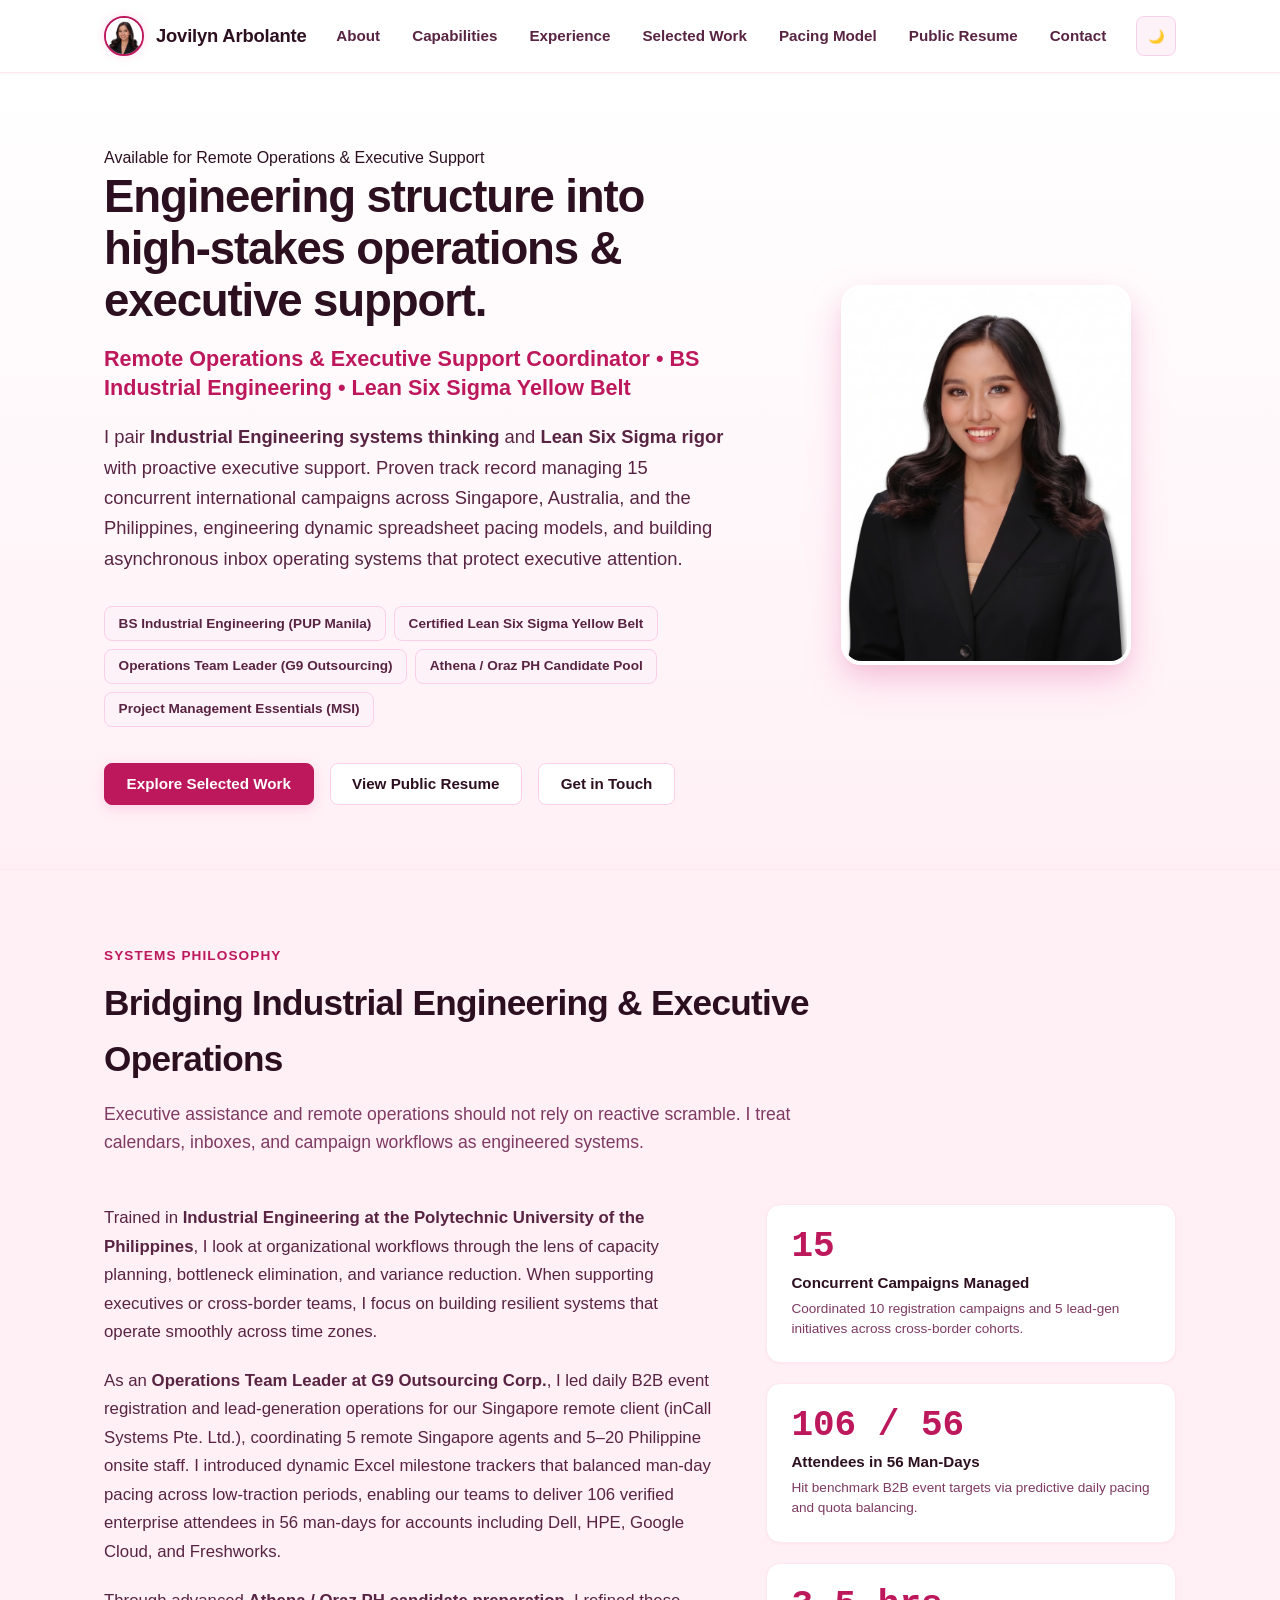
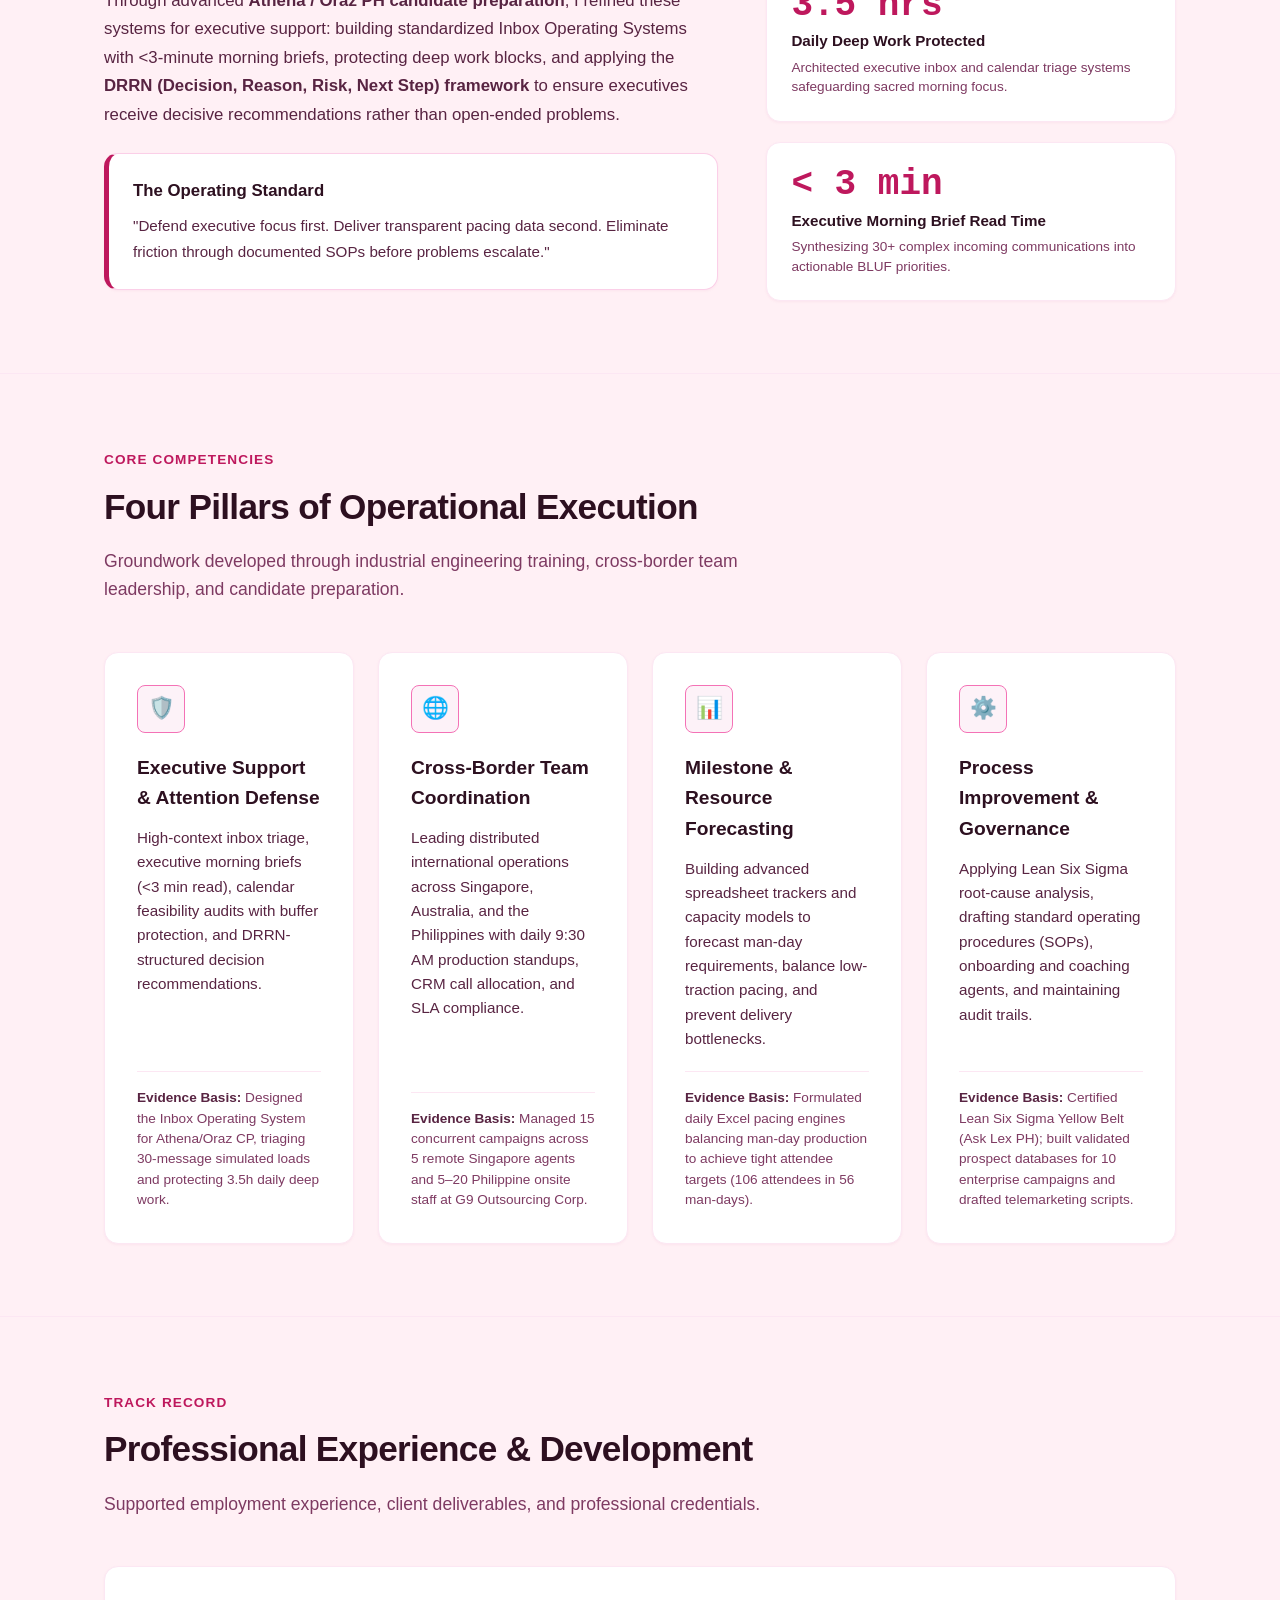
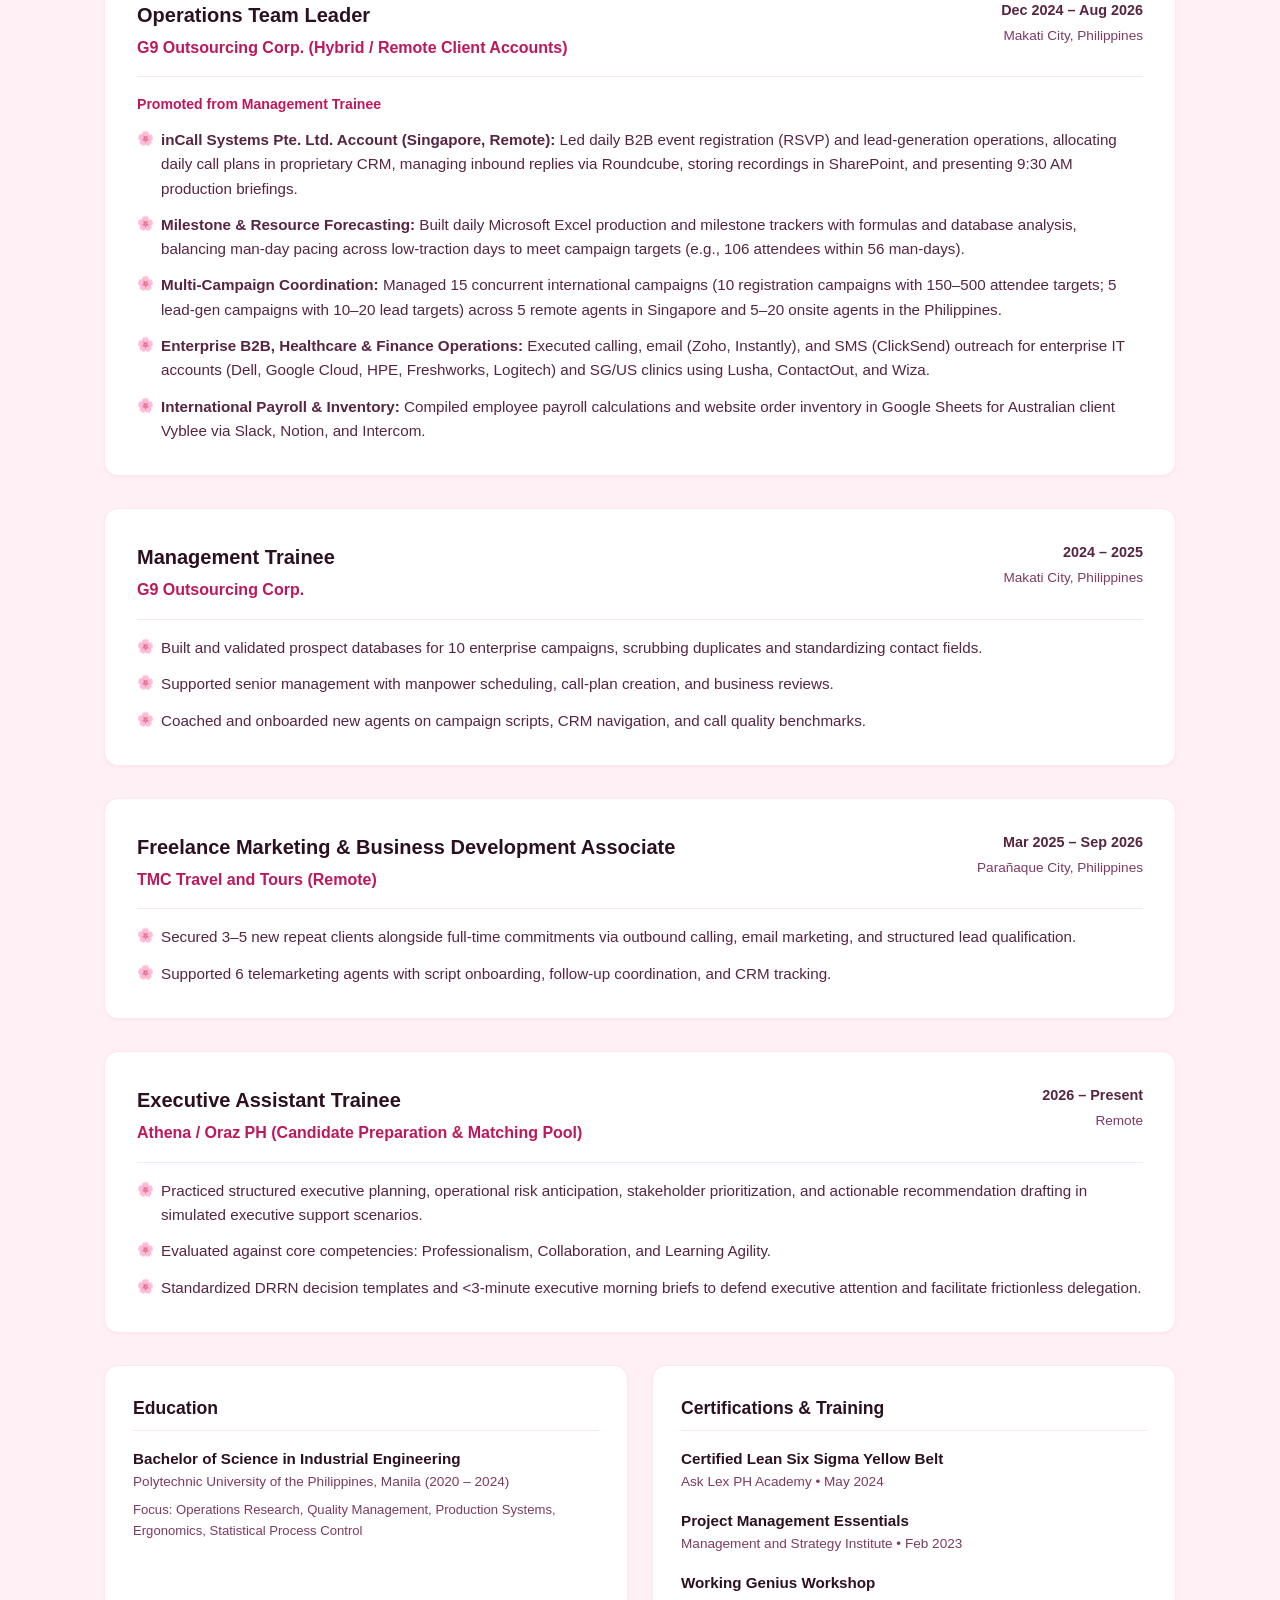
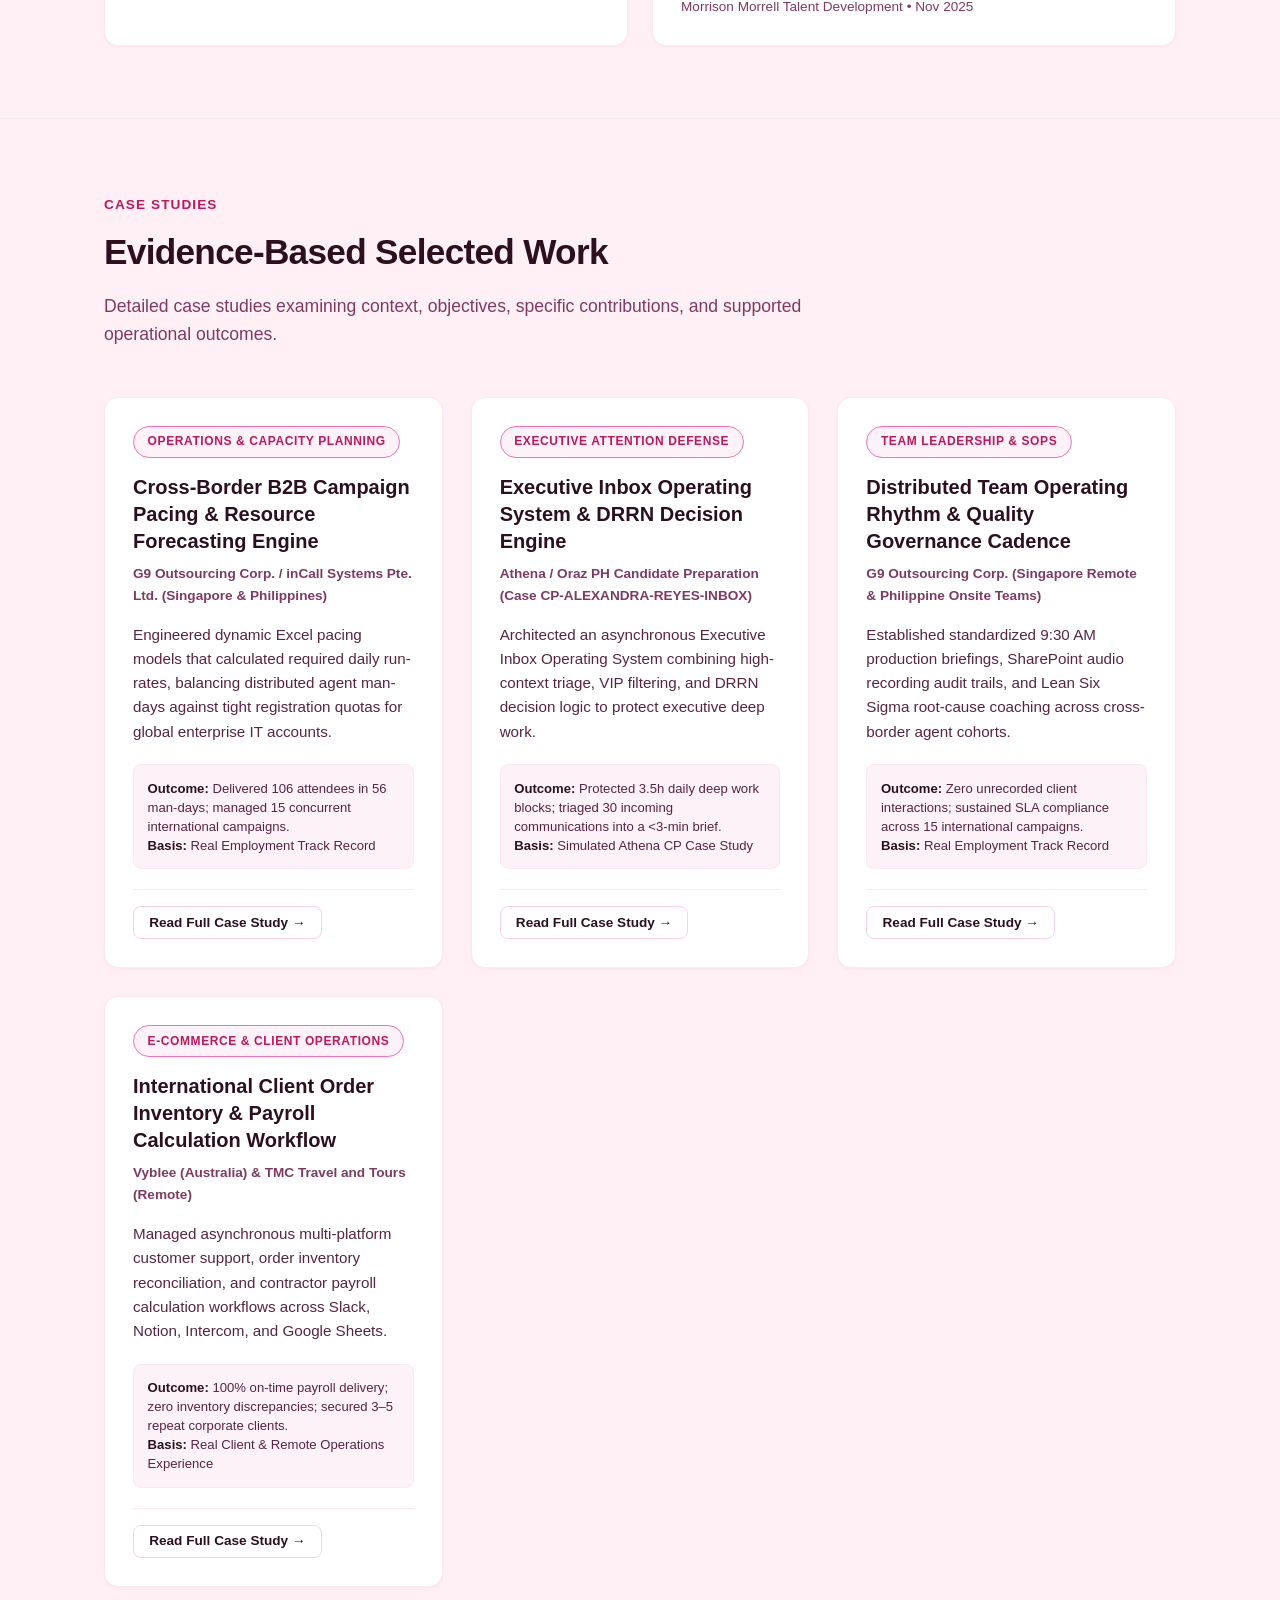
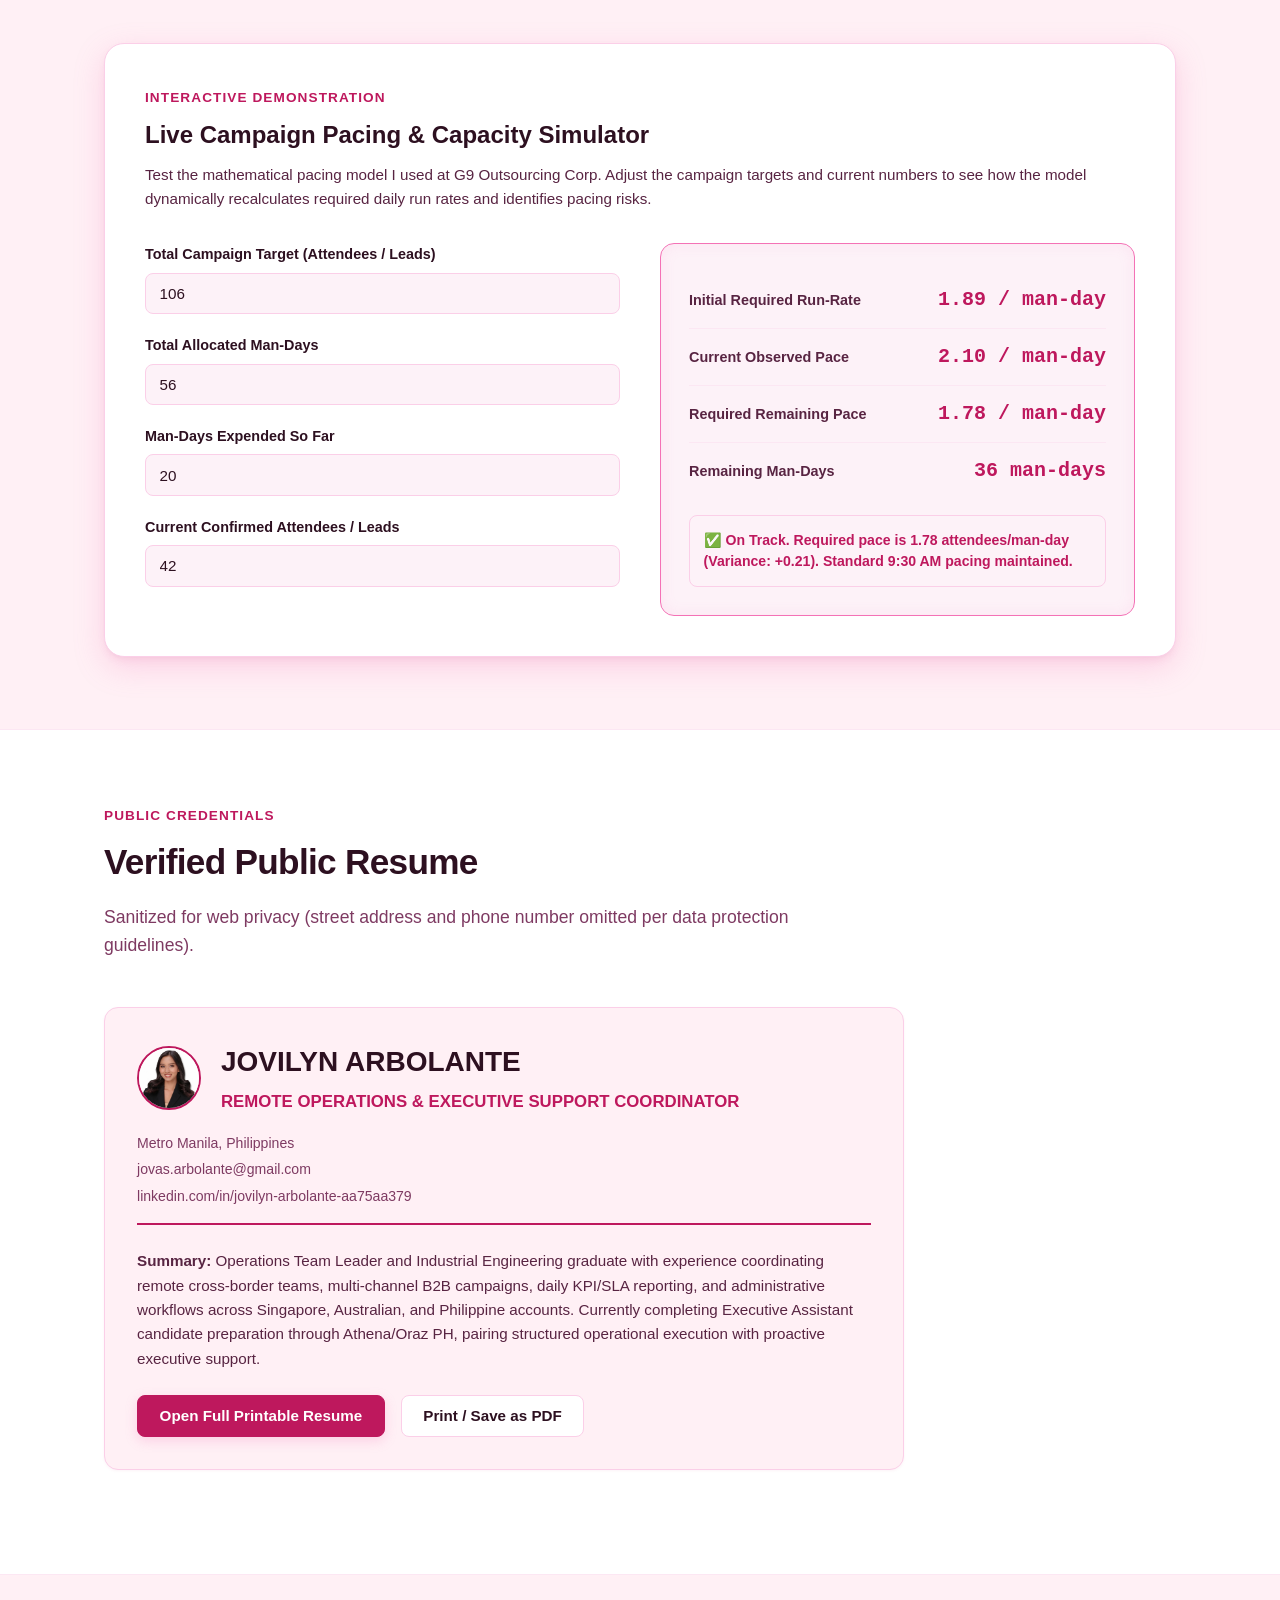
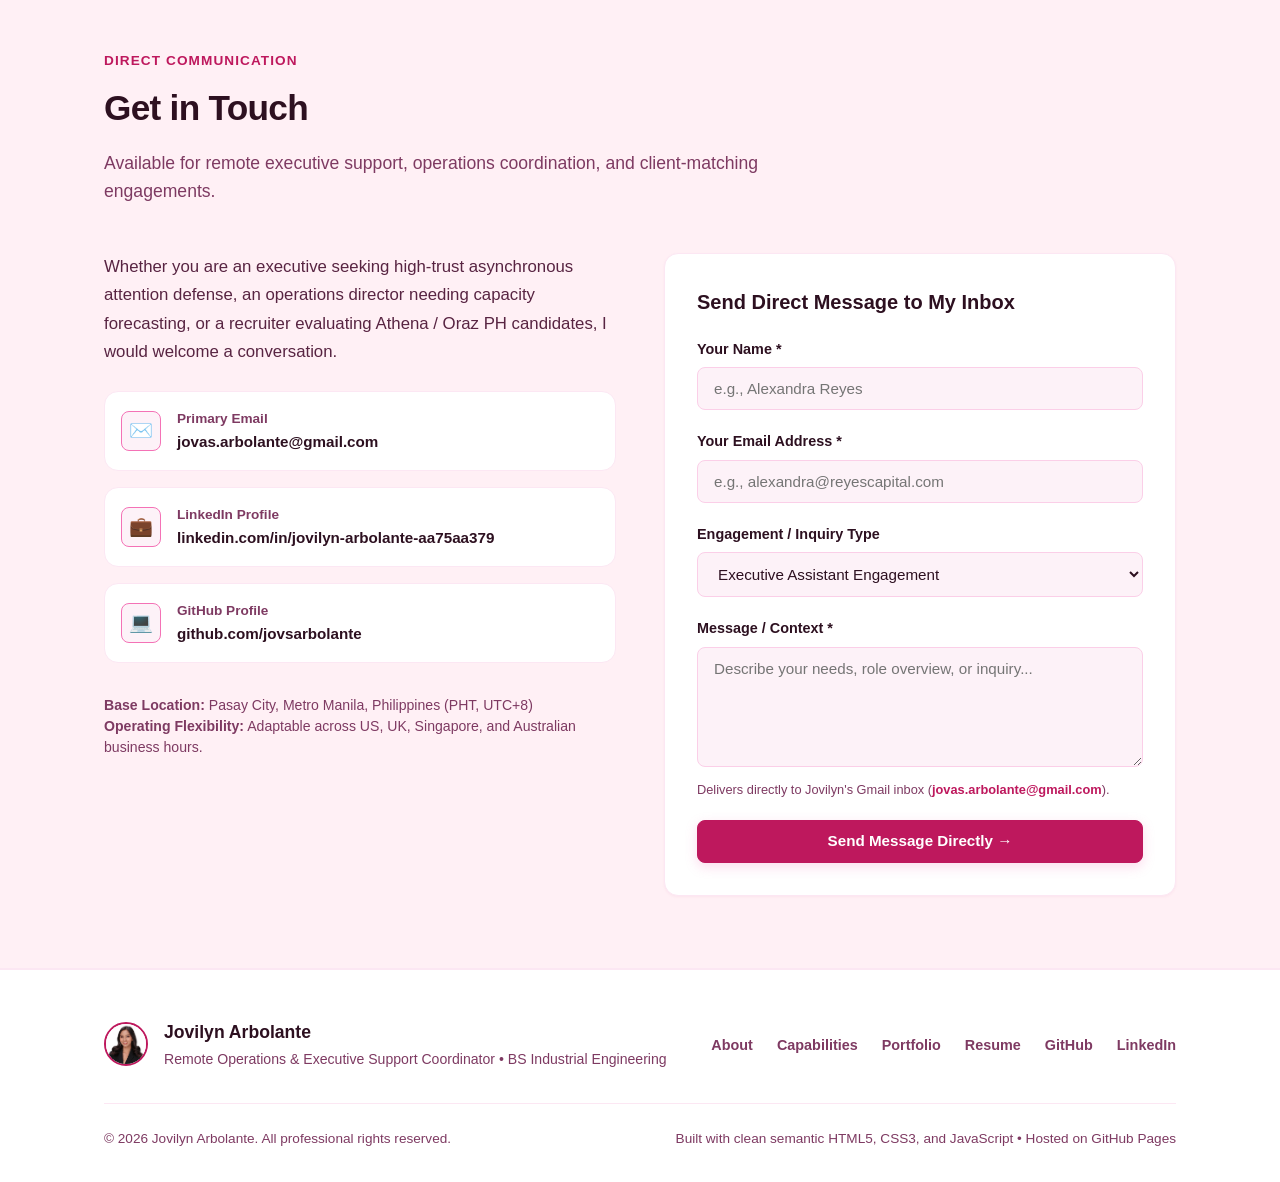
<file: index.html>
<!DOCTYPE html>
<html lang="en">
<head>
  <meta charset="UTF-8">
  <meta name="viewport" content="width=device-width, initial-scale=1.0">
  <title>Jovilyn Arbolante — Remote Operations & Executive Support Coordinator</title>
  <meta name="description" content="Portfolio of Jovilyn Arbolante: BS Industrial Engineering graduate and Lean Six Sigma Yellow Belt pairing systems thinking with executive attention defense and cross-border operations leadership.">
  <meta name="keywords" content="Jovilyn Arbolante, Executive Assistant, Operations Coordinator, Industrial Engineering, Lean Six Sigma, Remote Operations, Athena EA, Oraz PH, G9 Outsourcing">
  <meta name="author" content="Jovilyn Arbolante">

  <!-- Open Graph / Social Sharing -->
  <meta property="og:title" content="Jovilyn Arbolante — Remote Operations & Executive Support Coordinator">
  <meta property="og:description" content="BS Industrial Engineering graduate and Lean Six Sigma Yellow Belt pairing systems thinking with executive support, campaign pacing, and cross-border operations leadership.">
  <meta property="og:image" content="https://jovsarbolante.github.io/assets/jovilyn-arbolante.jpg">
  <meta property="og:type" content="website">
  <meta property="og:url" content="https://jovsarbolante.github.io/">

  <!-- Stylesheet -->
  <link rel="stylesheet" href="css/style.css">

  <!-- JSON-LD Structured Metadata -->
  <script type="application/ld+json">
  {
    "@context": "https://schema.org",
    "@type": "Person",
    "name": "Jovilyn Arbolante",
    "alternateName": "Jovi",
    "image": "https://jovsarbolante.github.io/assets/jovilyn-arbolante.jpg",
    "jobTitle": "Remote Operations & Executive Support Coordinator",
    "url": "https://jovsarbolante.github.io/",
    "sameAs": [
      "https://www.linkedin.com/in/jovilyn-arbolante-aa75aa379/",
      "https://github.com/jovsarbolante"
    ],
    "email": "jovas.arbolante@gmail.com",
    "alumniOf": {
      "@type": "CollegeOrUniversity",
      "name": "Polytechnic University of the Philippines"
    },
    "knowsAbout": [
      "Industrial Engineering",
      "Lean Six Sigma Yellow Belt",
      "Executive Support",
      "Operations Management",
      "Capacity Planning",
      "Inbox Triage",
      "Cross-Border Remote Operations"
    ]
  }
  </script>
</head>
<body>

  <!-- Accessible Skip Navigation -->
  <a href="#main-content" class="skip-link">Skip to main content</a>

  <!-- Header -->
  <header class="site-header">
    <div class="container nav-wrapper">
      <a href="#home" class="brand-link" aria-label="Jovilyn Arbolante Home">
        <div class="brand-avatar" aria-hidden="true">
          <img src="assets/jovilyn-arbolante.jpg" alt="" class="brand-avatar-img">
        </div>
        <span>Jovilyn Arbolante</span>
      </a>

      <nav aria-label="Primary Navigation">
        <ul class="nav-menu" id="nav-menu">
          <li><a href="#about" class="nav-link">About</a></li>
          <li><a href="#capabilities" class="nav-link">Capabilities</a></li>
          <li><a href="#experience" class="nav-link">Experience</a></li>
          <li><a href="#portfolio" class="nav-link">Selected Work</a></li>
          <li><a href="#interactive-demo" class="nav-link">Pacing Model</a></li>
          <li><a href="resume.html" class="nav-link">Public Resume</a></li>
          <li><a href="#contact" class="nav-link">Contact</a></li>
        </ul>
      </nav>

      <div class="nav-actions">
        <button id="theme-toggle" class="theme-toggle-btn" aria-label="Switch theme">
          <span class="theme-icon" aria-hidden="true">🌙</span>
        </button>
        <button id="mobile-nav-toggle" class="mobile-nav-toggle" aria-expanded="false" aria-controls="nav-menu" aria-label="Toggle navigation menu">
          <span aria-hidden="true">☰</span>
        </button>
      </div>
    </div>
  </header>

  <main id="main-content">

    <!-- Hero Section with Headshot Portrait -->
    <section id="home" class="hero-section" aria-labelledby="hero-heading">
      <div class="container">
        <div class="hero-grid">
          <div class="hero-content">
            <div class="status-badge">
              <span class="status-dot" aria-hidden="true"></span>
              <span>Available for Remote Operations &amp; Executive Support</span>
            </div>
            <h1 id="hero-heading" class="hero-title">
              Engineering structure into high-stakes operations &amp; executive support.
            </h1>
            <p class="hero-subtitle">
              Remote Operations &amp; Executive Support Coordinator • BS Industrial Engineering • Lean Six Sigma Yellow Belt
            </p>
            <p class="hero-description">
              I pair <strong>Industrial Engineering systems thinking</strong> and <strong>Lean Six Sigma rigor</strong> with proactive executive support. Proven track record managing 15 concurrent international campaigns across Singapore, Australia, and the Philippines, engineering dynamic spreadsheet pacing models, and building asynchronous inbox operating systems that protect executive attention.
            </p>

            <div class="credential-tags" aria-label="Professional Credentials">
              <span class="tag">BS Industrial Engineering (PUP Manila)</span>
              <span class="tag">Certified Lean Six Sigma Yellow Belt</span>
              <span class="tag">Operations Team Leader (G9 Outsourcing)</span>
              <span class="tag">Athena / Oraz PH Candidate Pool</span>
              <span class="tag">Project Management Essentials (MSI)</span>
            </div>

            <div class="hero-actions">
              <a href="#portfolio" class="btn btn-primary">Explore Selected Work</a>
              <a href="resume.html" class="btn btn-secondary">View Public Resume</a>
              <a href="#contact" class="btn btn-secondary">Get in Touch</a>
            </div>
          </div>

          <div class="hero-media-wrap">
            <div class="hero-photo-card">
              <img src="assets/jovilyn-arbolante.jpg" alt="Portrait of Jovilyn Arbolante, Remote Operations & Executive Support Coordinator" class="hero-portrait-img">
            </div>
          </div>
        </div>
      </div>
    </section>

    <!-- About Section -->
    <section id="about" class="section" aria-labelledby="about-heading">
      <div class="container">
        <div class="section-header">
          <span class="section-tag">Systems Philosophy</span>
          <h2 id="about-heading" class="section-title">Bridging Industrial Engineering &amp; Executive Operations</h2>
          <p class="section-subtitle">
            Executive assistance and remote operations should not rely on reactive scramble. I treat calendars, inboxes, and campaign workflows as engineered systems.
          </p>
        </div>

        <div class="about-grid">
          <div class="about-text">
            <p>
              Trained in <strong>Industrial Engineering at the Polytechnic University of the Philippines</strong>, I look at organizational workflows through the lens of capacity planning, bottleneck elimination, and variance reduction. When supporting executives or cross-border teams, I focus on building resilient systems that operate smoothly across time zones.
            </p>
            <p>
              As an <strong>Operations Team Leader at G9 Outsourcing Corp.</strong>, I led daily B2B event registration and lead-generation operations for our Singapore remote client (inCall Systems Pte. Ltd.), coordinating 5 remote Singapore agents and 5–20 Philippine onsite staff. I introduced dynamic Excel milestone trackers that balanced man-day pacing across low-traction periods, enabling our teams to deliver 106 verified enterprise attendees in 56 man-days for accounts including Dell, HPE, Google Cloud, and Freshworks.
            </p>
            <p>
              Through advanced <strong>Athena / Oraz PH candidate preparation</strong>, I refined these systems for executive support: building standardized Inbox Operating Systems with &lt;3-minute morning briefs, protecting deep work blocks, and applying the <strong>DRRN (Decision, Reason, Risk, Next Step) framework</strong> to ensure executives receive decisive recommendations rather than open-ended problems.
            </p>

            <div class="about-highlight-box">
              <h4>The Operating Standard</h4>
              <p>
                "Defend executive focus first. Deliver transparent pacing data second. Eliminate friction through documented SOPs before problems escalate."
              </p>
            </div>
          </div>

          <div class="metrics-sidebar" aria-label="Operational Metrics Highlights">
            <div class="metric-card">
              <div class="metric-number">15</div>
              <div class="metric-label">Concurrent Campaigns Managed</div>
              <div class="metric-desc">Coordinated 10 registration campaigns and 5 lead-gen initiatives across cross-border cohorts.</div>
            </div>
            <div class="metric-card">
              <div class="metric-number">106 / 56</div>
              <div class="metric-label">Attendees in 56 Man-Days</div>
              <div class="metric-desc">Hit benchmark B2B event targets via predictive daily pacing and quota balancing.</div>
            </div>
            <div class="metric-card">
              <div class="metric-number">3.5 hrs</div>
              <div class="metric-label">Daily Deep Work Protected</div>
              <div class="metric-desc">Architected executive inbox and calendar triage systems safeguarding sacred morning focus.</div>
            </div>
            <div class="metric-card">
              <div class="metric-number">&lt; 3 min</div>
              <div class="metric-label">Executive Morning Brief Read Time</div>
              <div class="metric-desc">Synthesizing 30+ complex incoming communications into actionable BLUF priorities.</div>
            </div>
          </div>
        </div>
      </div>
    </section>

    <!-- Capabilities Section -->
    <section id="capabilities" class="section" aria-labelledby="capabilities-heading">
      <div class="container">
        <div class="section-header">
          <span class="section-tag">Core Competencies</span>
          <h2 id="capabilities-heading" class="section-title">Four Pillars of Operational Execution</h2>
          <p class="section-subtitle">
            Groundwork developed through industrial engineering training, cross-border team leadership, and candidate preparation.
          </p>
        </div>

        <div class="capabilities-grid">
          <!-- Card 1 -->
          <article class="capability-card">
            <div class="capability-icon-wrap" aria-hidden="true">🛡️</div>
            <h3 class="capability-title">Executive Support &amp; Attention Defense</h3>
            <p class="capability-summary">
              High-context inbox triage, executive morning briefs (&lt;3 min read), calendar feasibility audits with buffer protection, and DRRN-structured decision recommendations.
            </p>
            <div class="capability-evidence">
              <strong>Evidence Basis:</strong> Designed the Inbox Operating System for Athena/Oraz CP, triaging 30-message simulated loads and protecting 3.5h daily deep work.
            </div>
          </article>

          <!-- Card 2 -->
          <article class="capability-card">
            <div class="capability-icon-wrap" aria-hidden="true">🌐</div>
            <h3 class="capability-title">Cross-Border Team Coordination</h3>
            <p class="capability-summary">
              Leading distributed international operations across Singapore, Australia, and the Philippines with daily 9:30 AM production standups, CRM call allocation, and SLA compliance.
            </p>
            <div class="capability-evidence">
              <strong>Evidence Basis:</strong> Managed 15 concurrent campaigns across 5 remote Singapore agents and 5–20 Philippine onsite staff at G9 Outsourcing Corp.
            </div>
          </article>

          <!-- Card 3 -->
          <article class="capability-card">
            <div class="capability-icon-wrap" aria-hidden="true">📊</div>
            <h3 class="capability-title">Milestone &amp; Resource Forecasting</h3>
            <p class="capability-summary">
              Building advanced spreadsheet trackers and capacity models to forecast man-day requirements, balance low-traction pacing, and prevent delivery bottlenecks.
            </p>
            <div class="capability-evidence">
              <strong>Evidence Basis:</strong> Formulated daily Excel pacing engines balancing man-day production to achieve tight attendee targets (106 attendees in 56 man-days).
            </div>
          </article>

          <!-- Card 4 -->
          <article class="capability-card">
            <div class="capability-icon-wrap" aria-hidden="true">⚙️</div>
            <h3 class="capability-title">Process Improvement &amp; Governance</h3>
            <p class="capability-summary">
              Applying Lean Six Sigma root-cause analysis, drafting standard operating procedures (SOPs), onboarding and coaching agents, and maintaining audit trails.
            </p>
            <div class="capability-evidence">
              <strong>Evidence Basis:</strong> Certified Lean Six Sigma Yellow Belt (Ask Lex PH); built validated prospect databases for 10 enterprise campaigns and drafted telemarketing scripts.
            </div>
          </article>
        </div>
      </div>
    </section>

    <!-- Experience Section -->
    <section id="experience" class="section" aria-labelledby="experience-heading">
      <div class="container">
        <div class="section-header">
          <span class="section-tag">Track Record</span>
          <h2 id="experience-heading" class="section-title">Professional Experience &amp; Development</h2>
          <p class="section-subtitle">
            Supported employment experience, client deliverables, and professional credentials.
          </p>
        </div>

        <div class="timeline">
          <!-- Item 1 -->
          <article class="timeline-item">
            <div class="timeline-header">
              <div class="timeline-role-group">
                <h3>Operations Team Leader</h3>
                <div class="timeline-company">G9 Outsourcing Corp. (Hybrid / Remote Client Accounts)</div>
              </div>
              <div class="timeline-meta">
                <span class="timeline-period">Dec 2024 – Aug 2026</span>
                <span class="timeline-location">Makati City, Philippines</span>
              </div>
            </div>
            <p style="font-size: 0.88rem; color: var(--brand-primary); font-weight: 700; margin-bottom: 0.75rem;">
              Promoted from Management Trainee
            </p>
            <ul class="timeline-list">
              <li><strong>inCall Systems Pte. Ltd. Account (Singapore, Remote):</strong> Led daily B2B event registration (RSVP) and lead-generation operations, allocating daily call plans in proprietary CRM, managing inbound replies via Roundcube, storing recordings in SharePoint, and presenting 9:30 AM production briefings.</li>
              <li><strong>Milestone &amp; Resource Forecasting:</strong> Built daily Microsoft Excel production and milestone trackers with formulas and database analysis, balancing man-day pacing across low-traction days to meet campaign targets (e.g., 106 attendees within 56 man-days).</li>
              <li><strong>Multi-Campaign Coordination:</strong> Managed 15 concurrent international campaigns (10 registration campaigns with 150–500 attendee targets; 5 lead-gen campaigns with 10–20 lead targets) across 5 remote agents in Singapore and 5–20 onsite agents in the Philippines.</li>
              <li><strong>Enterprise B2B, Healthcare &amp; Finance Operations:</strong> Executed calling, email (Zoho, Instantly), and SMS (ClickSend) outreach for enterprise IT accounts (Dell, Google Cloud, HPE, Freshworks, Logitech) and SG/US clinics using Lusha, ContactOut, and Wiza.</li>
              <li><strong>International Payroll &amp; Inventory:</strong> Compiled employee payroll calculations and website order inventory in Google Sheets for Australian client Vyblee via Slack, Notion, and Intercom.</li>
            </ul>
          </article>

          <!-- Item 2 -->
          <article class="timeline-item">
            <div class="timeline-header">
              <div class="timeline-role-group">
                <h3>Management Trainee</h3>
                <div class="timeline-company">G9 Outsourcing Corp.</div>
              </div>
              <div class="timeline-meta">
                <span class="timeline-period">2024 – 2025</span>
                <span class="timeline-location">Makati City, Philippines</span>
              </div>
            </div>
            <ul class="timeline-list">
              <li>Built and validated prospect databases for 10 enterprise campaigns, scrubbing duplicates and standardizing contact fields.</li>
              <li>Supported senior management with manpower scheduling, call-plan creation, and business reviews.</li>
              <li>Coached and onboarded new agents on campaign scripts, CRM navigation, and call quality benchmarks.</li>
            </ul>
          </article>

          <!-- Item 3 -->
          <article class="timeline-item">
            <div class="timeline-header">
              <div class="timeline-role-group">
                <h3>Freelance Marketing &amp; Business Development Associate</h3>
                <div class="timeline-company">TMC Travel and Tours (Remote)</div>
              </div>
              <div class="timeline-meta">
                <span class="timeline-period">Mar 2025 – Sep 2026</span>
                <span class="timeline-location">Parañaque City, Philippines</span>
              </div>
            </div>
            <ul class="timeline-list">
              <li>Secured 3–5 new repeat clients alongside full-time commitments via outbound calling, email marketing, and structured lead qualification.</li>
              <li>Supported 6 telemarketing agents with script onboarding, follow-up coordination, and CRM tracking.</li>
            </ul>
          </article>

          <!-- Item 4 -->
          <article class="timeline-item">
            <div class="timeline-header">
              <div class="timeline-role-group">
                <h3>Executive Assistant Trainee</h3>
                <div class="timeline-company">Athena / Oraz PH (Candidate Preparation &amp; Matching Pool)</div>
              </div>
              <div class="timeline-meta">
                <span class="timeline-period">2026 – Present</span>
                <span class="timeline-location">Remote</span>
              </div>
            </div>
            <ul class="timeline-list">
              <li>Practiced structured executive planning, operational risk anticipation, stakeholder prioritization, and actionable recommendation drafting in simulated executive support scenarios.</li>
              <li>Evaluated against core competencies: Professionalism, Collaboration, and Learning Agility.</li>
              <li>Standardized DRRN decision templates and &lt;3-minute executive morning briefs to defend executive attention and facilitate frictionless delegation.</li>
            </ul>
          </article>
        </div>

        <!-- Credentials Row -->
        <div class="credentials-row">
          <div class="credentials-card">
            <h4>Education</h4>
            <div class="credential-item">
              <div class="credential-name">Bachelor of Science in Industrial Engineering</div>
              <div class="credential-sub">Polytechnic University of the Philippines, Manila (2020 – 2024)</div>
              <div style="font-size: 0.82rem; color: var(--text-muted); margin-top: 0.35rem;">
                Focus: Operations Research, Quality Management, Production Systems, Ergonomics, Statistical Process Control
              </div>
            </div>
          </div>

          <div class="credentials-card">
            <h4>Certifications &amp; Training</h4>
            <div class="credential-item">
              <div class="credential-name">Certified Lean Six Sigma Yellow Belt</div>
              <div class="credential-sub">Ask Lex PH Academy • May 2024</div>
            </div>
            <div class="credential-item">
              <div class="credential-name">Project Management Essentials</div>
              <div class="credential-sub">Management and Strategy Institute • Feb 2023</div>
            </div>
            <div class="credential-item">
              <div class="credential-name">Working Genius Workshop</div>
              <div class="credential-sub">Morrison Morrell Talent Development • Nov 2025</div>
            </div>
          </div>
        </div>
      </div>
    </section>

    <!-- Selected Work / Portfolio Section -->
    <section id="portfolio" class="section" aria-labelledby="portfolio-heading">
      <div class="container">
        <div class="section-header">
          <span class="section-tag">Case Studies</span>
          <h2 id="portfolio-heading" class="section-title">Evidence-Based Selected Work</h2>
          <p class="section-subtitle">
            Detailed case studies examining context, objectives, specific contributions, and supported operational outcomes.
          </p>
        </div>

        <div class="portfolio-grid">
          <!-- Case 1 -->
          <article class="portfolio-card">
            <span class="portfolio-badge">Operations &amp; Capacity Planning</span>
            <h3 class="portfolio-title">Cross-Border B2B Campaign Pacing &amp; Resource Forecasting Engine</h3>
            <div class="portfolio-context">G9 Outsourcing Corp. / inCall Systems Pte. Ltd. (Singapore &amp; Philippines)</div>
            <p class="portfolio-summary">
              Engineered dynamic Excel pacing models that calculated required daily run-rates, balancing distributed agent man-days against tight registration quotas for global enterprise IT accounts.
            </p>
            <div class="portfolio-meta-box">
              <div class="portfolio-meta-item"><strong>Outcome:</strong> Delivered 106 attendees in 56 man-days; managed 15 concurrent international campaigns.</div>
              <div class="portfolio-meta-item"><strong>Basis:</strong> Real Employment Track Record</div>
            </div>
            <div class="portfolio-footer">
              <button class="btn btn-secondary btn-sm open-case-btn" data-case-id="case-01-cross-border-pacing" aria-haspopup="dialog">
                Read Full Case Study →
              </button>
            </div>
          </article>

          <!-- Case 2 -->
          <article class="portfolio-card">
            <span class="portfolio-badge">Executive Attention Defense</span>
            <h3 class="portfolio-title">Executive Inbox Operating System &amp; DRRN Decision Engine</h3>
            <div class="portfolio-context">Athena / Oraz PH Candidate Preparation (Case CP-ALEXANDRA-REYES-INBOX)</div>
            <p class="portfolio-summary">
              Architected an asynchronous Executive Inbox Operating System combining high-context triage, VIP filtering, and DRRN decision logic to protect executive deep work.
            </p>
            <div class="portfolio-meta-box">
              <div class="portfolio-meta-item"><strong>Outcome:</strong> Protected 3.5h daily deep work blocks; triaged 30 incoming communications into a &lt;3-min brief.</div>
              <div class="portfolio-meta-item"><strong>Basis:</strong> Simulated Athena CP Case Study</div>
            </div>
            <div class="portfolio-footer">
              <button class="btn btn-secondary btn-sm open-case-btn" data-case-id="case-02-inbox-operating-system" aria-haspopup="dialog">
                Read Full Case Study →
              </button>
            </div>
          </article>

          <!-- Case 3 -->
          <article class="portfolio-card">
            <span class="portfolio-badge">Team Leadership &amp; SOPs</span>
            <h3 class="portfolio-title">Distributed Team Operating Rhythm &amp; Quality Governance Cadence</h3>
            <div class="portfolio-context">G9 Outsourcing Corp. (Singapore Remote &amp; Philippine Onsite Teams)</div>
            <p class="portfolio-summary">
              Established standardized 9:30 AM production briefings, SharePoint audio recording audit trails, and Lean Six Sigma root-cause coaching across cross-border agent cohorts.
            </p>
            <div class="portfolio-meta-box">
              <div class="portfolio-meta-item"><strong>Outcome:</strong> Zero unrecorded client interactions; sustained SLA compliance across 15 international campaigns.</div>
              <div class="portfolio-meta-item"><strong>Basis:</strong> Real Employment Track Record</div>
            </div>
            <div class="portfolio-footer">
              <button class="btn btn-secondary btn-sm open-case-btn" data-case-id="case-03-distributed-team-briefings" aria-haspopup="dialog">
                Read Full Case Study →
              </button>
            </div>
          </article>

          <!-- Case 4 -->
          <article class="portfolio-card">
            <span class="portfolio-badge">E-Commerce &amp; Client Operations</span>
            <h3 class="portfolio-title">International Client Order Inventory &amp; Payroll Calculation Workflow</h3>
            <div class="portfolio-context">Vyblee (Australia) &amp; TMC Travel and Tours (Remote)</div>
            <p class="portfolio-summary">
              Managed asynchronous multi-platform customer support, order inventory reconciliation, and contractor payroll calculation workflows across Slack, Notion, Intercom, and Google Sheets.
            </p>
            <div class="portfolio-meta-box">
              <div class="portfolio-meta-item"><strong>Outcome:</strong> 100% on-time payroll delivery; zero inventory discrepancies; secured 3–5 repeat corporate clients.</div>
              <div class="portfolio-meta-item"><strong>Basis:</strong> Real Client &amp; Remote Operations Experience</div>
            </div>
            <div class="portfolio-footer">
              <button class="btn btn-secondary btn-sm open-case-btn" data-case-id="case-04-international-ops-payroll" aria-haspopup="dialog">
                Read Full Case Study →
              </button>
            </div>
          </article>
        </div>

        <!-- Interactive Calculator Section -->
        <div id="interactive-demo" class="calculator-section">
          <div class="calculator-header">
            <span class="section-tag">Interactive Demonstration</span>
            <h3>Live Campaign Pacing &amp; Capacity Simulator</h3>
            <p>
              Test the mathematical pacing model I used at G9 Outsourcing Corp. Adjust the campaign targets and current numbers to see how the model dynamically recalculates required daily run rates and identifies pacing risks.
            </p>
          </div>

          <div class="calculator-grid">
            <div class="calc-inputs">
              <div class="calc-field">
                <label for="calc-target">Total Campaign Target (Attendees / Leads)</label>
                <input type="number" id="calc-target" value="106" min="1" step="1">
              </div>
              <div class="calc-field">
                <label for="calc-mandays">Total Allocated Man-Days</label>
                <input type="number" id="calc-mandays" value="56" min="1" step="1">
              </div>
              <div class="calc-field">
                <label for="calc-elapsed">Man-Days Expended So Far</label>
                <input type="number" id="calc-elapsed" value="20" min="0" step="1">
              </div>
              <div class="calc-field">
                <label for="calc-current">Current Confirmed Attendees / Leads</label>
                <input type="number" id="calc-current" value="42" min="0" step="1">
              </div>
            </div>

            <div class="calc-results-card">
              <div>
                <div class="calc-metric-row">
                  <span class="calc-metric-label">Initial Required Run-Rate</span>
                  <span class="calc-metric-val" id="metric-req-pace">1.89 / man-day</span>
                </div>
                <div class="calc-metric-row">
                  <span class="calc-metric-label">Current Observed Pace</span>
                  <span class="calc-metric-val" id="metric-current-pace">2.10 / man-day</span>
                </div>
                <div class="calc-metric-row">
                  <span class="calc-metric-label">Required Remaining Pace</span>
                  <span class="calc-metric-val" id="metric-remaining-pace">1.78 / man-day</span>
                </div>
                <div class="calc-metric-row">
                  <span class="calc-metric-label">Remaining Man-Days</span>
                  <span class="calc-metric-val" id="metric-remaining-days">36 man-days</span>
                </div>
              </div>

              <div id="calc-verdict-box" class="calc-verdict ontrack">
                <!-- Populated dynamically via JS -->
              </div>
            </div>
          </div>
        </div>
      </div>
    </section>

    <!-- Public Resume Preview Section -->
    <section id="public-resume-preview" class="section" style="background: var(--bg-surface);" aria-labelledby="resume-heading">
      <div class="container">
        <div class="section-header">
          <span class="section-tag">Public Credentials</span>
          <h2 id="resume-heading" class="section-title">Verified Public Resume</h2>
          <p class="section-subtitle">
            Sanitized for web privacy (street address and phone number omitted per data protection guidelines).
          </p>
        </div>

        <div style="background: var(--bg-primary); border: 1px solid var(--border-strong); border-radius: var(--radius-md); padding: 2rem; max-width: 800px; margin-bottom: 2rem; box-shadow: var(--shadow-sm);">
          <div style="display: flex; justify-content: space-between; align-items: flex-start; flex-wrap: wrap; gap: 1rem; border-bottom: 2px solid var(--brand-primary); padding-bottom: 1rem; margin-bottom: 1.5rem;">
            <div style="display: flex; align-items: center; gap: 1.25rem;">
              <img src="assets/jovilyn-arbolante.jpg" alt="" style="width: 64px; height: 64px; border-radius: 50%; object-fit: cover; object-position: center 15%; border: 2px solid var(--brand-primary);">
              <div>
                <h3 style="font-size: 1.75rem; font-weight: 850; color: var(--text-primary); margin-bottom: 0.25rem;">JOVILYN ARBOLANTE</h3>
                <div style="font-weight: 700; color: var(--brand-primary); font-size: 1.05rem;">REMOTE OPERATIONS &amp; EXECUTIVE SUPPORT COORDINATOR</div>
              </div>
            </div>
            <div style="font-size: 0.88rem; color: var(--text-muted); text-align: left; display: flex; flex-direction: column; gap: 0.25rem;">
              <div>Metro Manila, Philippines</div>
              <div>jovas.arbolante@gmail.com</div>
              <div>linkedin.com/in/jovilyn-arbolante-aa75aa379</div>
            </div>
          </div>

          <div style="font-size: 0.95rem; color: var(--text-secondary); line-height: 1.6; margin-bottom: 1.5rem;">
            <strong>Summary:</strong> Operations Team Leader and Industrial Engineering graduate with experience coordinating remote cross-border teams, multi-channel B2B campaigns, daily KPI/SLA reporting, and administrative workflows across Singapore, Australian, and Philippine accounts. Currently completing Executive Assistant candidate preparation through Athena/Oraz PH, pairing structured operational execution with proactive executive support.
          </div>

          <div style="display: flex; gap: 1rem; flex-wrap: wrap;">
            <a href="resume.html" class="btn btn-primary">Open Full Printable Resume</a>
            <a href="resume.html#print" onclick="window.open('resume.html', '_blank').print(); return false;" class="btn btn-secondary">Print / Save as PDF</a>
          </div>
        </div>
      </div>
    </section>

    <!-- Contact Section -->
    <section id="contact" class="section" aria-labelledby="contact-heading">
      <div class="container">
        <div class="section-header">
          <span class="section-tag">Direct Communication</span>
          <h2 id="contact-heading" class="section-title">Get in Touch</h2>
          <p class="section-subtitle">
            Available for remote executive support, operations coordination, and client-matching engagements.
          </p>
        </div>

        <div class="contact-grid">
          <div class="contact-info">
            <p>
              Whether you are an executive seeking high-trust asynchronous attention defense, an operations director needing capacity forecasting, or a recruiter evaluating Athena / Oraz PH candidates, I would welcome a conversation.
            </p>

            <div class="contact-methods">
              <a href="mailto:jovas.arbolante@gmail.com" class="contact-method-item">
                <div class="contact-method-icon" aria-hidden="true">✉️</div>
                <div class="contact-method-text">
                  <span class="contact-method-title">Primary Email</span>
                  <span class="contact-method-val">jovas.arbolante@gmail.com</span>
                </div>
              </a>

              <a href="https://www.linkedin.com/in/jovilyn-arbolante-aa75aa379/" target="_blank" rel="noopener noreferrer" class="contact-method-item">
                <div class="contact-method-icon" aria-hidden="true">💼</div>
                <div class="contact-method-text">
                  <span class="contact-method-title">LinkedIn Profile</span>
                  <span class="contact-method-val">linkedin.com/in/jovilyn-arbolante-aa75aa379</span>
                </div>
              </a>

              <a href="https://github.com/jovsarbolante" target="_blank" rel="noopener noreferrer" class="contact-method-item">
                <div class="contact-method-icon" aria-hidden="true">💻</div>
                <div class="contact-method-text">
                  <span class="contact-method-title">GitHub Profile</span>
                  <span class="contact-method-val">github.com/jovsarbolante</span>
                </div>
              </a>
            </div>

            <div style="font-size: 0.88rem; color: var(--text-muted); line-height: 1.5;">
              <strong>Base Location:</strong> Pasay City, Metro Manila, Philippines (PHT, UTC+8)<br>
              <strong>Operating Flexibility:</strong> Adaptable across US, UK, Singapore, and Australian business hours.
            </div>
          </div>

          <!-- Direct Inbox Form (FormSubmit Powered) -->
          <div class="contact-form-wrap">
            <form id="inquiry-form" class="contact-form" action="https://formsubmit.co/jovas.arbolante@gmail.com" method="POST" novalidate>
              <!-- FormSubmit Configuration -->
              <input type="hidden" name="_captcha" value="false">
              <input type="hidden" name="_template" value="table">
              <input type="hidden" name="_subject" id="form-subject" value="New Direct Inquiry from jovsarbolante.github.io">
              <!-- Honeypot anti-spam -->
              <input type="text" name="_honey" style="display:none">

              <h3 style="font-size: 1.25rem; font-weight: 750; margin-bottom: 1.25rem; color: var(--text-primary);">
                Send Direct Message to My Inbox
              </h3>

              <div class="form-group">
                <label for="sender_name">Your Name *</label>
                <input type="text" id="sender_name" name="name" required placeholder="e.g., Alexandra Reyes">
              </div>

              <div class="form-group">
                <label for="sender_email">Your Email Address *</label>
                <input type="email" id="sender_email" name="email" required placeholder="e.g., alexandra@reyescapital.com">
              </div>

              <div class="form-group">
                <label for="engagement_type">Engagement / Inquiry Type</label>
                <select id="engagement_type" name="engagement_type">
                  <option value="Executive Assistant Engagement">Executive Assistant Engagement</option>
                  <option value="Remote Operations Coordination">Remote Operations Coordination</option>
                  <option value="Athena / Oraz Candidate Evaluation">Athena / Oraz Candidate Evaluation</option>
                  <option value="Process Improvement / Consultation">Process Improvement / Consultation</option>
                  <option value="General Professional Inquiry">General Professional Inquiry</option>
                </select>
              </div>

              <div class="form-group">
                <label for="message">Message / Context *</label>
                <textarea id="message" name="message" rows="4" required placeholder="Describe your needs, role overview, or inquiry..."></textarea>
                <div class="form-help">Delivers directly to Jovilyn's Gmail inbox (<span style="color: var(--brand-primary); font-weight: 600;">jovas.arbolante@gmail.com</span>).</div>
              </div>

              <button type="submit" id="submit-btn" class="btn btn-primary" style="width: 100%;">
                <span id="submit-btn-text">Send Message Directly →</span>
              </button>

              <div id="form-status-box" class="form-status" role="alert" aria-live="polite"></div>
            </form>
          </div>
        </div>
      </div>
    </section>

  </main>

  <!-- Modal Dialog for Case Studies -->
  <div id="case-modal" class="modal-backdrop" role="dialog" aria-modal="true" aria-labelledby="modal-title" aria-hidden="true">
    <div class="modal-window">
      <div class="modal-header">
        <div class="modal-header-content">
          <h2 id="modal-title" style="font-size: 1.25rem; font-weight: 750; color: var(--text-primary);">Case Study Detail</h2>
        </div>
        <button id="modal-close-btn" class="modal-close-btn" aria-label="Close case study dialog">✕</button>
      </div>
      <div class="modal-body" id="modal-dynamic-content">
        <!-- Content inserted dynamically by js/app.js -->
      </div>
    </div>
  </div>

  <!-- Footer -->
  <footer class="site-footer">
    <div class="container">
      <div class="footer-grid">
        <div style="display: flex; align-items: center; gap: 1rem;">
          <img src="assets/jovilyn-arbolante.jpg" alt="" style="width: 44px; height: 44px; border-radius: 50%; object-fit: cover; object-position: center 15%; border: 2px solid var(--brand-primary);">
          <div>
            <div class="footer-brand">Jovilyn Arbolante</div>
            <p style="font-size: 0.88rem; color: var(--text-muted); margin-top: 0.15rem;">
              Remote Operations &amp; Executive Support Coordinator • BS Industrial Engineering
            </p>
          </div>
        </div>
        <ul class="footer-links">
          <li><a href="#about">About</a></li>
          <li><a href="#capabilities">Capabilities</a></li>
          <li><a href="#portfolio">Portfolio</a></li>
          <li><a href="resume.html">Resume</a></li>
          <li><a href="https://github.com/jovsarbolante" target="_blank" rel="noopener noreferrer">GitHub</a></li>
          <li><a href="https://www.linkedin.com/in/jovilyn-arbolante-aa75aa379/" target="_blank" rel="noopener noreferrer">LinkedIn</a></li>
        </ul>
      </div>
      <div class="footer-bottom">
        <span>© 2026 Jovilyn Arbolante. All professional rights reserved.</span>
        <span>Built with clean semantic HTML5, CSS3, and JavaScript • Hosted on GitHub Pages</span>
      </div>
    </div>
  </footer>

  <script src="js/app.js"></script>
</body>
</html>
</file>
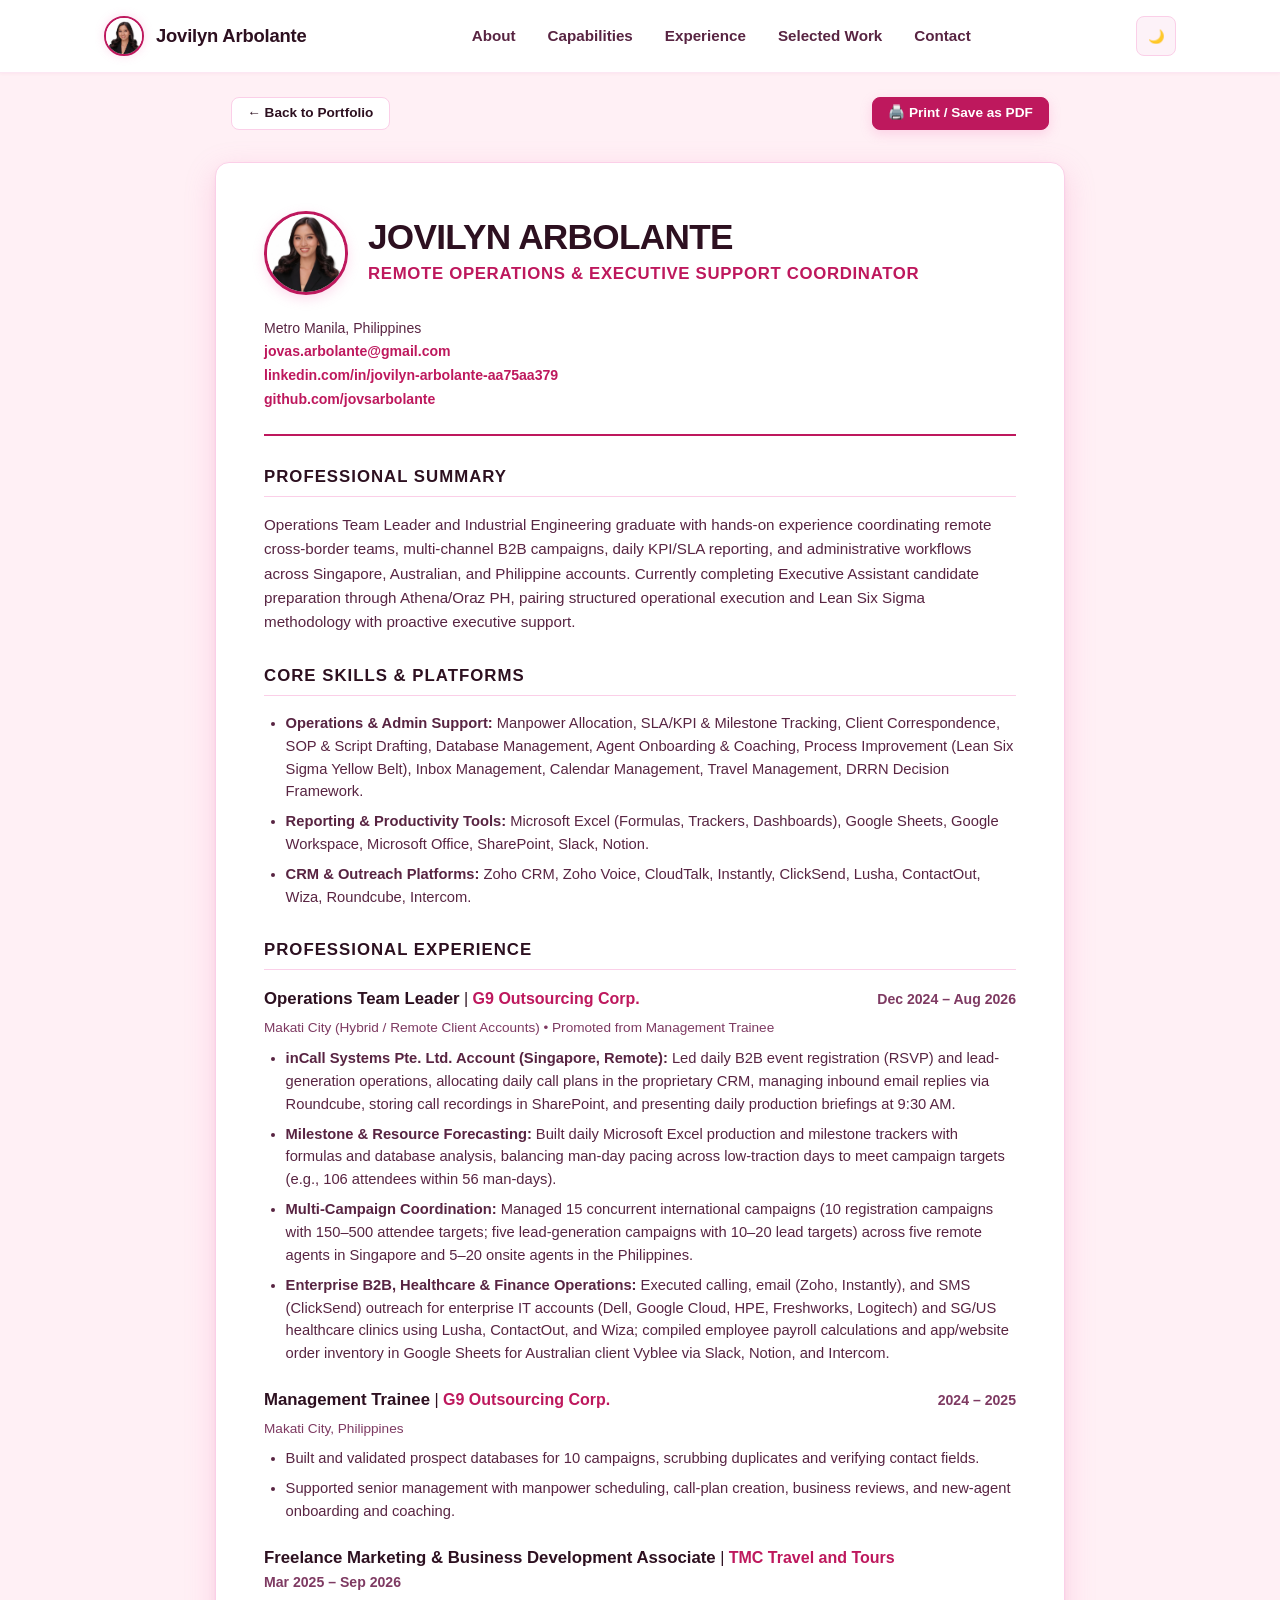
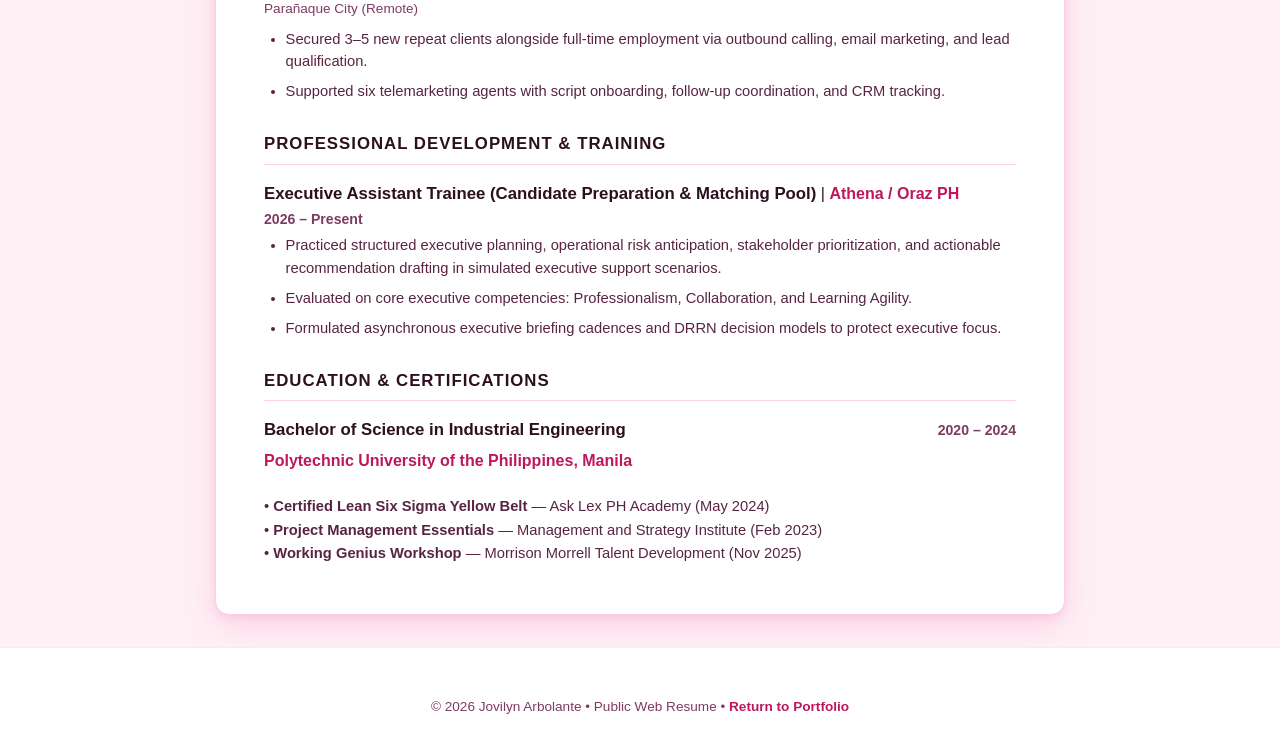
<file: resume.html>
<!DOCTYPE html>
<html lang="en">
<head>
  <meta charset="UTF-8">
  <meta name="viewport" content="width=device-width, initial-scale=1.0">
  <title>Resume — Jovilyn Arbolante | Remote Operations & Executive Support Coordinator</title>
  <meta name="description" content="Public resume of Jovilyn Arbolante: Operations Team Leader, BS Industrial Engineering, Certified Lean Six Sigma Yellow Belt, and Athena/Oraz PH Executive Assistant candidate.">
  <link rel="stylesheet" href="css/style.css">
  <style>
    /* Dedicated Resume Sheet Styles */
    .resume-sheet {
      max-width: 850px;
      margin: 2rem auto;
      background: var(--bg-surface);
      border: 1px solid var(--border-strong);
      border-radius: var(--radius-md);
      padding: 3rem;
      box-shadow: 0 10px 30px var(--baby-pink-glow), var(--shadow-md);
    }
    .resume-header {
      border-bottom: 2px solid var(--brand-primary);
      padding-bottom: 1.5rem;
      margin-bottom: 1.5rem;
      display: flex;
      justify-content: space-between;
      align-items: center;
      flex-wrap: wrap;
      gap: 1.5rem;
    }
    .resume-id-group {
      display: flex;
      align-items: center;
      gap: 1.25rem;
    }
    .resume-photo {
      width: 84px;
      height: 84px;
      border-radius: 50%;
      object-fit: cover;
      object-position: center 15%;
      border: 3px solid var(--brand-primary);
      box-shadow: 0 4px 12px var(--baby-pink-glow);
    }
    .resume-name {
      font-size: 2.2rem;
      font-weight: 850;
      color: var(--text-primary);
      letter-spacing: -0.02em;
      line-height: 1.1;
      margin-bottom: 0.25rem;
    }
    .resume-target {
      font-size: 1.05rem;
      font-weight: 750;
      color: var(--brand-primary);
      letter-spacing: 0.04em;
    }
    .resume-contact-block {
      display: flex;
      flex-direction: column;
      gap: 0.25rem;
      font-size: 0.88rem;
      color: var(--text-secondary);
      line-height: 1.4;
      text-align: left;
    }
    .resume-contact-block a {
      color: var(--brand-primary);
      font-weight: 600;
      text-decoration: none;
    }
    .resume-contact-block a:hover {
      text-decoration: underline;
    }
    .resume-section-title {
      font-size: 1.05rem;
      font-weight: 800;
      text-transform: uppercase;
      letter-spacing: 0.06em;
      color: var(--text-primary);
      border-bottom: 1px solid var(--border-strong);
      padding-bottom: 0.35rem;
      margin: 1.75rem 0 1rem 0;
    }
    .resume-entry {
      margin-bottom: 1.35rem;
    }
    .resume-entry-header {
      display: flex;
      justify-content: space-between;
      align-items: baseline;
      flex-wrap: wrap;
      margin-bottom: 0.25rem;
    }
    .resume-role {
      font-size: 1.05rem;
      font-weight: 750;
      color: var(--text-primary);
    }
    .resume-company {
      font-weight: 700;
      color: var(--brand-primary);
    }
    .resume-dates {
      font-size: 0.88rem;
      font-weight: 700;
      color: var(--text-muted);
    }
    .resume-sub {
      font-size: 0.85rem;
      color: var(--text-muted);
      margin-bottom: 0.5rem;
      font-weight: 500;
    }
    .resume-bullets {
      list-style: disc;
      padding-left: 1.35rem;
      font-size: 0.92rem;
      color: var(--text-secondary);
      line-height: 1.55;
    }
    .resume-bullets li {
      margin-bottom: 0.45rem;
    }
    .resume-action-bar {
      max-width: 850px;
      margin: 1.5rem auto 0 auto;
      display: flex;
      justify-content: space-between;
      align-items: center;
      padding: 0 1rem;
    }
    @media print {
      body {
        background: #ffffff !important;
      }
      .resume-sheet {
        border: none !important;
        box-shadow: none !important;
        padding: 0 !important;
        margin: 0 !important;
        max-width: 100% !important;
      }
      .resume-action-bar, .site-header, .site-footer {
        display: none !important;
      }
    }
  </style>
</head>
<body>

  <!-- Accessible Skip -->
  <a href="#resume-content" class="skip-link">Skip to resume content</a>

  <!-- Header -->
  <header class="site-header">
    <div class="container nav-wrapper">
      <a href="index.html" class="brand-link" aria-label="Return to portfolio home">
        <div class="brand-avatar" aria-hidden="true">
          <img src="assets/jovilyn-arbolante.jpg" alt="" class="brand-avatar-img">
        </div>
        <span>Jovilyn Arbolante</span>
      </a>

      <nav aria-label="Resume Navigation">
        <ul class="nav-menu" id="nav-menu">
          <li><a href="index.html#about" class="nav-link">About</a></li>
          <li><a href="index.html#capabilities" class="nav-link">Capabilities</a></li>
          <li><a href="index.html#experience" class="nav-link">Experience</a></li>
          <li><a href="index.html#portfolio" class="nav-link">Selected Work</a></li>
          <li><a href="index.html#contact" class="nav-link">Contact</a></li>
        </ul>
      </nav>

      <div class="nav-actions">
        <button id="theme-toggle" class="theme-toggle-btn" aria-label="Switch theme">
          <span class="theme-icon" aria-hidden="true">🌙</span>
        </button>
      </div>
    </div>
  </header>

  <main id="resume-content">

    <div class="resume-action-bar">
      <a href="index.html" class="btn btn-secondary btn-sm">← Back to Portfolio</a>
      <div style="display: flex; gap: 0.5rem;">
        <button onclick="window.print()" class="btn btn-primary btn-sm">🖨️ Print / Save as PDF</button>
      </div>
    </div>

    <article class="resume-sheet">
      <!-- Header with Photo -->
      <header class="resume-header">
        <div class="resume-id-group">
          <img src="assets/jovilyn-arbolante.jpg" alt="Portrait of Jovilyn Arbolante" class="resume-photo">
          <div>
            <h1 class="resume-name">JOVILYN ARBOLANTE</h1>
            <div class="resume-target">REMOTE OPERATIONS &amp; EXECUTIVE SUPPORT COORDINATOR</div>
          </div>
        </div>
        <div class="resume-contact-block">
          <div>Metro Manila, Philippines</div>
          <div><a href="mailto:jovas.arbolante@gmail.com">jovas.arbolante@gmail.com</a></div>
          <div><a href="https://www.linkedin.com/in/jovilyn-arbolante-aa75aa379/" target="_blank" rel="noopener noreferrer">linkedin.com/in/jovilyn-arbolante-aa75aa379</a></div>
          <div><a href="https://github.com/jovsarbolante" target="_blank" rel="noopener noreferrer">github.com/jovsarbolante</a></div>
        </div>
      </header>

      <!-- Summary -->
      <section aria-labelledby="resume-summary-title">
        <h2 id="resume-summary-title" class="resume-section-title">Professional Summary</h2>
        <p style="font-size: 0.95rem; color: var(--text-secondary); line-height: 1.6;">
          Operations Team Leader and Industrial Engineering graduate with hands-on experience coordinating remote cross-border teams, multi-channel B2B campaigns, daily KPI/SLA reporting, and administrative workflows across Singapore, Australian, and Philippine accounts. Currently completing Executive Assistant candidate preparation through Athena/Oraz PH, pairing structured operational execution and Lean Six Sigma methodology with proactive executive support.
        </p>
      </section>

      <!-- Core Skills -->
      <section aria-labelledby="resume-skills-title">
        <h2 id="resume-skills-title" class="resume-section-title">Core Skills &amp; Platforms</h2>
        <ul class="resume-bullets">
          <li><strong>Operations &amp; Admin Support:</strong> Manpower Allocation, SLA/KPI &amp; Milestone Tracking, Client Correspondence, SOP &amp; Script Drafting, Database Management, Agent Onboarding &amp; Coaching, Process Improvement (Lean Six Sigma Yellow Belt), Inbox Management, Calendar Management, Travel Management, DRRN Decision Framework.</li>
          <li><strong>Reporting &amp; Productivity Tools:</strong> Microsoft Excel (Formulas, Trackers, Dashboards), Google Sheets, Google Workspace, Microsoft Office, SharePoint, Slack, Notion.</li>
          <li><strong>CRM &amp; Outreach Platforms:</strong> Zoho CRM, Zoho Voice, CloudTalk, Instantly, ClickSend, Lusha, ContactOut, Wiza, Roundcube, Intercom.</li>
        </ul>
      </section>

      <!-- Professional Experience -->
      <section aria-labelledby="resume-exp-title">
        <h2 id="resume-exp-title" class="resume-section-title">Professional Experience</h2>

        <!-- Role 1 -->
        <div class="resume-entry">
          <div class="resume-entry-header">
            <div>
              <span class="resume-role">Operations Team Leader</span> | <span class="resume-company">G9 Outsourcing Corp.</span>
            </div>
            <span class="resume-dates">Dec 2024 – Aug 2026</span>
          </div>
          <div class="resume-sub">Makati City (Hybrid / Remote Client Accounts) • Promoted from Management Trainee</div>
          <ul class="resume-bullets">
            <li><strong>inCall Systems Pte. Ltd. Account (Singapore, Remote):</strong> Led daily B2B event registration (RSVP) and lead-generation operations, allocating daily call plans in the proprietary CRM, managing inbound email replies via Roundcube, storing call recordings in SharePoint, and presenting daily production briefings at 9:30 AM.</li>
            <li><strong>Milestone &amp; Resource Forecasting:</strong> Built daily Microsoft Excel production and milestone trackers with formulas and database analysis, balancing man-day pacing across low-traction days to meet campaign targets (e.g., 106 attendees within 56 man-days).</li>
            <li><strong>Multi-Campaign Coordination:</strong> Managed 15 concurrent international campaigns (10 registration campaigns with 150–500 attendee targets; five lead-generation campaigns with 10–20 lead targets) across five remote agents in Singapore and 5–20 onsite agents in the Philippines.</li>
            <li><strong>Enterprise B2B, Healthcare &amp; Finance Operations:</strong> Executed calling, email (Zoho, Instantly), and SMS (ClickSend) outreach for enterprise IT accounts (Dell, Google Cloud, HPE, Freshworks, Logitech) and SG/US healthcare clinics using Lusha, ContactOut, and Wiza; compiled employee payroll calculations and app/website order inventory in Google Sheets for Australian client Vyblee via Slack, Notion, and Intercom.</li>
          </ul>
        </div>

        <!-- Role 2 -->
        <div class="resume-entry">
          <div class="resume-entry-header">
            <div>
              <span class="resume-role">Management Trainee</span> | <span class="resume-company">G9 Outsourcing Corp.</span>
            </div>
            <span class="resume-dates">2024 – 2025</span>
          </div>
          <div class="resume-sub">Makati City, Philippines</div>
          <ul class="resume-bullets">
            <li>Built and validated prospect databases for 10 campaigns, scrubbing duplicates and verifying contact fields.</li>
            <li>Supported senior management with manpower scheduling, call-plan creation, business reviews, and new-agent onboarding and coaching.</li>
          </ul>
        </div>

        <!-- Role 3 -->
        <div class="resume-entry">
          <div class="resume-entry-header">
            <div>
              <span class="resume-role">Freelance Marketing &amp; Business Development Associate</span> | <span class="resume-company">TMC Travel and Tours</span>
            </div>
            <span class="resume-dates">Mar 2025 – Sep 2026</span>
          </div>
          <div class="resume-sub">Parañaque City (Remote)</div>
          <ul class="resume-bullets">
            <li>Secured 3–5 new repeat clients alongside full-time employment via outbound calling, email marketing, and lead qualification.</li>
            <li>Supported six telemarketing agents with script onboarding, follow-up coordination, and CRM tracking.</li>
          </ul>
        </div>
      </section>

      <!-- Professional Development & Training -->
      <section aria-labelledby="resume-training-title">
        <h2 id="resume-training-title" class="resume-section-title">Professional Development &amp; Training</h2>
        <div class="resume-entry">
          <div class="resume-entry-header">
            <div>
              <span class="resume-role">Executive Assistant Trainee (Candidate Preparation &amp; Matching Pool)</span> | <span class="resume-company">Athena / Oraz PH</span>
            </div>
            <span class="resume-dates">2026 – Present</span>
          </div>
          <ul class="resume-bullets">
            <li>Practiced structured executive planning, operational risk anticipation, stakeholder prioritization, and actionable recommendation drafting in simulated executive support scenarios.</li>
            <li>Evaluated on core executive competencies: Professionalism, Collaboration, and Learning Agility.</li>
            <li>Formulated asynchronous executive briefing cadences and DRRN decision models to protect executive focus.</li>
          </ul>
        </div>
      </section>

      <!-- Education & Certifications -->
      <section aria-labelledby="resume-edu-title">
        <h2 id="resume-edu-title" class="resume-section-title">Education &amp; Certifications</h2>
        <div class="resume-entry">
          <div class="resume-entry-header">
            <div>
              <span class="resume-role">Bachelor of Science in Industrial Engineering</span>
            </div>
            <span class="resume-dates">2020 – 2024</span>
          </div>
          <div class="resume-company">Polytechnic University of the Philippines, Manila</div>
        </div>

        <div style="font-size: 0.92rem; color: var(--text-secondary); line-height: 1.6; margin-top: 0.5rem;">
          <div>• <strong>Certified Lean Six Sigma Yellow Belt</strong> — Ask Lex PH Academy (May 2024)</div>
          <div>• <strong>Project Management Essentials</strong> — Management and Strategy Institute (Feb 2023)</div>
          <div>• <strong>Working Genius Workshop</strong> — Morrison Morrell Talent Development (Nov 2025)</div>
        </div>
      </section>
    </article>
  </main>

  <!-- Footer -->
  <footer class="site-footer">
    <div class="container" style="text-align: center; font-size: 0.85rem; color: var(--text-muted);">
      © 2026 Jovilyn Arbolante • Public Web Resume • <a href="index.html" style="color: var(--brand-primary); text-decoration: none; font-weight: 600;">Return to Portfolio</a>
    </div>
  </footer>

  <script src="js/app.js"></script>
</body>
</html>
</file>
<file: css/style.css>
/* ==========================================================================
   Jovilyn Arbolante — Portfolio & Systems Design System
   Aesthetic: Baby Pink Executive Palette (Rose Blush, Soft Pastels, Crisp Contrast)
   WCAG 2.2 AA Compliant, Responsive, Themeable, Zero External Dependencies
   ========================================================================== */

:root {
  /* Color Palette - Baby Pink Light Theme */
  --bg-primary: #fff0f5;           /* LavenderBlush / Soft Baby Pink tint */
  --bg-surface: #ffffff;           /* Crisp White Card Surface */
  --bg-surface-elevated: #fdf2f8;  /* Very soft baby pink surface */
  --bg-surface-accent: #fce7f3;    /* Subtle pink accent */
  --text-primary: #2d1020;         /* Deep plum/espresso - ultra high contrast 14:1 */
  --text-secondary: #582442;       /* Muted rose-plum - high contrast 7.5:1 */
  --text-muted: #7e3a62;           /* Subtle muted mauve - contrast 4.8:1 */
  --border-subtle: #fce7f3;        /* Soft baby pink border */
  --border-strong: #fbcfe8;        /* Defined baby pink border */
  
  /* Brand Accents */
  --brand-primary: #be185d;        /* Deep Rose Pink (passes 4.5:1 on light pink) */
  --brand-primary-hover: #9d174d;  /* Rich Burgundy-Rose */
  --brand-surface: #fdf2f8;        /* Pale baby pink pill */
  --brand-border: #f472b6;         /* Baby pink border */
  --baby-pink-glow: rgba(244, 114, 182, 0.25);
  --accent-teal: #0f766e;
  --accent-amber: #b45309;
  --accent-slate: #702555;
  
  /* Focus & Accessibility */
  --focus-ring: #db2777;
  --focus-offset: 2px;
  
  /* Typography */
  --font-sans: -apple-system, BlinkMacSystemFont, "Segoe UI", Roboto, Helvetica, Arial, sans-serif;
  --font-mono: ui-monospace, SFMono-Regular, Menlo, Monaco, Consolas, "Liberation Mono", monospace;
  
  /* Layout & Spacing */
  --max-width: 1120px;
  --header-height: 72px;
  --radius-sm: 8px;
  --radius-md: 14px;
  --radius-lg: 20px;
  --shadow-sm: 0 1px 3px 0 rgba(190, 24, 93, 0.05);
  --shadow-md: 0 4px 10px -2px rgba(190, 24, 93, 0.08), 0 2px 4px -2px rgba(0, 0, 0, 0.04);
  --shadow-lg: 0 12px 24px -4px rgba(190, 24, 93, 0.12), 0 4px 8px -4px rgba(0, 0, 0, 0.04);
  --shadow-xl: 0 20px 30px -6px rgba(190, 24, 93, 0.16);
  
  /* Transitions */
  --transition-fast: 0.15s ease;
  --transition-base: 0.25s ease;
}

[data-theme="dark"] {
  /* Baby Pink Dark Theme - Midnight Rose & Plum */
  --bg-primary: #190914;           /* Deep Midnight Plum */
  --bg-surface: #240e1d;           /* Rose-Plum Surface */
  --bg-surface-elevated: #36172d;  /* Elevated Mauve-Plum */
  --bg-surface-accent: #4a213e;
  --text-primary: #fff1f5;         /* Soft Powder White */
  --text-secondary: #fce7f3;       /* Pastel Baby Pink Text */
  --text-muted: #f472b6;           /* Baby Pink Muted */
  --border-subtle: #3d1833;
  --border-strong: #702555;
  
  --brand-primary: #f472b6;        /* Bright Baby Pink */
  --brand-primary-hover: #f9a8d4;  /* Pastel Pink Hover */
  --brand-surface: #3b142e;
  --brand-border: #ec4899;
  --baby-pink-glow: rgba(244, 114, 182, 0.35);
  --accent-teal: #2dd4bf;
  --accent-amber: #fbbf24;
  --accent-slate: #d946ef;
  
  --focus-ring: #f472b6;
  --shadow-sm: 0 1px 3px 0 rgba(0, 0, 0, 0.5);
  --shadow-md: 0 4px 10px -2px rgba(0, 0, 0, 0.6);
  --shadow-lg: 0 12px 24px -4px rgba(0, 0, 0, 0.7);
  --shadow-xl: 0 20px 30px -6px rgba(0, 0, 0, 0.8);
}

/* Base Reset & Accessibility */
*, *::before, *::after {
  box-sizing: border-box;
  margin: 0;
  padding: 0;
}

html {
  font-family: var(--font-sans);
  font-size: 16px;
  line-height: 1.6;
  color: var(--text-primary);
  background-color: var(--bg-primary);
  scroll-behavior: smooth;
  -webkit-text-size-adjust: 100%;
}

@media (prefers-reduced-motion: reduce) {
  html {
    scroll-behavior: auto;
  }
  *, *::before, *::after {
    animation-duration: 0.01ms !important;
    animation-iteration-count: 1 !important;
    transition-duration: 0.01ms !important;
    scroll-behavior: auto !important;
  }
}

body {
  min-height: 100vh;
  display: flex;
  flex-direction: column;
  background-color: var(--bg-primary);
  color: var(--text-primary);
}

/* Skip Link */
.skip-link {
  position: absolute;
  top: -100px;
  left: 1rem;
  background: var(--brand-primary);
  color: #ffffff;
  padding: 0.75rem 1.25rem;
  z-index: 1000;
  border-radius: var(--radius-sm);
  font-weight: 600;
  text-decoration: none;
  transition: top var(--transition-fast);
}

.skip-link:focus {
  top: 1rem;
  outline: 3px solid #ffffff;
}

/* Visible Focus Management */
:focus-visible {
  outline: 3px solid var(--focus-ring);
  outline-offset: var(--focus-offset);
}

/* Container */
.container {
  width: 100%;
  max-width: var(--max-width);
  margin-left: auto;
  margin-right: auto;
  padding-left: 1.5rem;
  padding-right: 1.5rem;
}

/* Header & Navigation */
.site-header {
  position: sticky;
  top: 0;
  z-index: 100;
  background: var(--bg-surface);
  border-bottom: 1px solid var(--border-subtle);
  transition: background var(--transition-base), border-color var(--transition-base);
  box-shadow: var(--shadow-sm);
}

.nav-wrapper {
  display: flex;
  align-items: center;
  justify-content: space-between;
  height: var(--header-height);
}

.brand-link {
  display: flex;
  align-items: center;
  gap: 0.75rem;
  text-decoration: none;
  color: var(--text-primary);
  font-weight: 750;
  font-size: 1.15rem;
  letter-spacing: -0.01em;
}

.brand-avatar {
  width: 40px;
  height: 40px;
  border-radius: 50%;
  overflow: hidden;
  border: 2px solid var(--brand-primary);
  display: flex;
  align-items: center;
  justify-content: center;
  background: var(--bg-surface-elevated);
  box-shadow: 0 0 10px var(--baby-pink-glow);
}

.brand-avatar-img {
  width: 100%;
  height: 100%;
  object-fit: cover;
  object-position: center top;
}

.nav-menu {
  display: flex;
  align-items: center;
  list-style: none;
  gap: 1.5rem;
}

.nav-link {
  text-decoration: none;
  color: var(--text-secondary);
  font-size: 0.95rem;
  font-weight: 600;
  padding: 0.5rem 0.25rem;
  position: relative;
  transition: color var(--transition-fast);
}

.nav-link:hover {
  color: var(--brand-primary);
}

.nav-link.active {
  color: var(--brand-primary);
  font-weight: 700;
}

.nav-actions {
  display: flex;
  align-items: center;
  gap: 0.75rem;
}

/* Buttons */
.btn {
  display: inline-flex;
  align-items: center;
  justify-content: center;
  gap: 0.5rem;
  padding: 0.7rem 1.35rem;
  border-radius: var(--radius-sm);
  font-size: 0.95rem;
  font-weight: 650;
  text-decoration: none;
  cursor: pointer;
  border: 1px solid transparent;
  transition: all var(--transition-fast);
  line-height: 1.2;
}

.btn-primary {
  background: var(--brand-primary);
  color: #ffffff;
  border-color: var(--brand-primary);
  box-shadow: 0 4px 12px var(--baby-pink-glow);
}

.btn-primary:hover {
  background: var(--brand-primary-hover);
  border-color: var(--brand-primary-hover);
  transform: translateY(-1px);
}

.btn-secondary {
  background: var(--bg-surface);
  color: var(--text-primary);
  border-color: var(--border-strong);
}

.btn-secondary:hover {
  background: var(--bg-surface-elevated);
  border-color: var(--brand-primary);
  color: var(--brand-primary);
}

.btn-sm {
  padding: 0.45rem 0.95rem;
  font-size: 0.85rem;
}

.theme-toggle-btn {
  background: var(--bg-surface-elevated);
  border: 1px solid var(--border-strong);
  color: var(--text-secondary);
  padding: 0.5rem;
  border-radius: var(--radius-sm);
  cursor: pointer;
  display: flex;
  align-items: center;
  justify-content: center;
  width: 40px;
  height: 40px;
  transition: all var(--transition-fast);
}

.theme-toggle-btn:hover {
  background: var(--bg-surface-accent);
  color: var(--brand-primary);
  border-color: var(--brand-primary);
}

.mobile-nav-toggle {
  display: none;
  background: var(--bg-surface-elevated);
  border: 1px solid var(--border-strong);
  color: var(--text-primary);
  padding: 0.5rem;
  border-radius: var(--radius-sm);
  cursor: pointer;
  width: 40px;
  height: 40px;
}

/* Hero Section with Headshot */
.hero-section {
  padding: 4.5rem 0 4rem 0;
  background: linear-gradient(180deg, var(--bg-surface) 0%, var(--bg-primary) 100%);
  border-bottom: 1px solid var(--border-subtle);
  position: relative;
  overflow: hidden;
}

.hero-grid {
  display: grid;
  grid-template-columns: 1.25fr 0.75fr;
  gap: 3.5rem;
  align-items: center;
}

.hero-content {
  max-width: 680px;
}

.hero-media-wrap {
  display: flex;
  flex-direction: column;
  align-items: center;
  justify-content: center;
  position: relative;
}

.hero-photo-card {
  position: relative;
  width: 290px;
  height: 380px;
  border-radius: var(--radius-lg);
  overflow: hidden;
  border: 4px solid var(--bg-surface);
  box-shadow: 0 16px 36px var(--baby-pink-glow), var(--shadow-lg);
  background: var(--bg-surface-elevated);
  transition: transform var(--transition-base), box-shadow var(--transition-base);
}

.hero-photo-card:hover {
  transform: translateY(-4px) scale(1.01);
  box-shadow: 0 20px 45px var(--baby-pink-glow), var(--shadow-xl);
}

.hero-portrait-img {
  width: 100%;
  height: 100%;
  object-fit: cover;
  object-position: center 15%;
  display: block;
}
  color: var(--brand-primary-hover);
}

.status-badge {
  display: inline-flex;
  align-items: center;
  gap: 0.5rem;
  background: var(--brand-surface);
  color: var(--brand-primary);
  border: 1px solid var(--brand-border);
  padding: 0.4rem 0.95rem;
  border-radius: 9999px;
  font-size: 0.85rem;
  font-weight: 700;
  margin-bottom: 1.25rem;
  box-shadow: 0 2px 8px var(--baby-pink-glow);
}

.status-dot {
  width: 8px;
  height: 8px;
  border-radius: 50%;
  background: #10b981;
  box-shadow: 0 0 6px #10b981;
}

.hero-title {
  font-size: 2.85rem;
  line-height: 1.15;
  font-weight: 850;
  letter-spacing: -0.025em;
  color: var(--text-primary);
  margin-bottom: 1rem;
}

.hero-subtitle {
  font-size: 1.35rem;
  font-weight: 700;
  color: var(--brand-primary);
  margin-bottom: 1.25rem;
  line-height: 1.35;
}

.hero-description {
  font-size: 1.15rem;
  color: var(--text-secondary);
  line-height: 1.65;
  margin-bottom: 2rem;
}

.credential-tags {
  display: flex;
  flex-wrap: wrap;
  gap: 0.5rem;
  margin-bottom: 2.25rem;
}

.tag {
  background: var(--bg-surface-elevated);
  color: var(--text-secondary);
  border: 1px solid var(--border-strong);
  padding: 0.35rem 0.85rem;
  border-radius: var(--radius-sm);
  font-size: 0.85rem;
  font-weight: 600;
}

.hero-actions {
  display: flex;
  flex-wrap: wrap;
  gap: 1rem;
}

/* Sections Common */
.section {
  padding: 4.5rem 0;
  border-bottom: 1px solid var(--border-subtle);
}

.section-header {
  margin-bottom: 3rem;
  max-width: 720px;
}

.section-tag {
  display: inline-block;
  font-size: 0.85rem;
  font-weight: 800;
  text-transform: uppercase;
  letter-spacing: 0.08em;
  color: var(--brand-primary);
  margin-bottom: 0.5rem;
}

.section-title {
  font-size: 2.2rem;
  font-weight: 800;
  letter-spacing: -0.02em;
  color: var(--text-primary);
  margin-bottom: 0.75rem;
}

.section-subtitle {
  font-size: 1.1rem;
  color: var(--text-muted);
  line-height: 1.6;
}

/* About / Philosophy Grid */
.about-grid {
  display: grid;
  grid-template-columns: 1.2fr 0.8fr;
  gap: 3rem;
  align-items: start;
}

.about-text p {
  font-size: 1.05rem;
  color: var(--text-secondary);
  margin-bottom: 1.25rem;
  line-height: 1.7;
}

.about-highlight-box {
  background: var(--bg-surface);
  border: 1px solid var(--border-strong);
  border-left: 5px solid var(--brand-primary);
  padding: 1.5rem;
  border-radius: var(--radius-md);
  margin-top: 1.5rem;
  box-shadow: var(--shadow-sm);
}

.about-highlight-box h4 {
  font-size: 1.05rem;
  font-weight: 750;
  color: var(--text-primary);
  margin-bottom: 0.5rem;
}

.about-highlight-box p {
  font-size: 0.95rem;
  color: var(--text-secondary);
  margin-bottom: 0;
}

.metrics-sidebar {
  display: flex;
  flex-direction: column;
  gap: 1.25rem;
}

.metric-card {
  background: var(--bg-surface);
  border: 1px solid var(--border-subtle);
  padding: 1.5rem;
  border-radius: var(--radius-md);
  box-shadow: var(--shadow-sm);
  transition: transform var(--transition-fast), border-color var(--transition-fast);
}

.metric-card:hover {
  transform: translateY(-2px);
  border-color: var(--brand-border);
}

.metric-number {
  font-size: 2.25rem;
  font-weight: 850;
  color: var(--brand-primary);
  line-height: 1;
  margin-bottom: 0.35rem;
  font-family: var(--font-mono);
}

.metric-label {
  font-size: 0.95rem;
  font-weight: 750;
  color: var(--text-primary);
  margin-bottom: 0.25rem;
}

.metric-desc {
  font-size: 0.85rem;
  color: var(--text-muted);
  line-height: 1.45;
}

/* Capabilities Grid */
.capabilities-grid {
  display: grid;
  grid-template-columns: repeat(auto-fit, minmax(250px, 1fr));
  gap: 1.5rem;
}

.capability-card {
  background: var(--bg-surface);
  border: 1px solid var(--border-subtle);
  padding: 2rem;
  border-radius: var(--radius-md);
  box-shadow: var(--shadow-sm);
  display: flex;
  flex-direction: column;
  transition: transform var(--transition-fast), box-shadow var(--transition-fast), border-color var(--transition-fast);
}

.capability-card:hover {
  transform: translateY(-3px);
  box-shadow: 0 10px 20px var(--baby-pink-glow), var(--shadow-md);
  border-color: var(--brand-border);
}

.capability-icon-wrap {
  width: 48px;
  height: 48px;
  border-radius: var(--radius-sm);
  background: var(--brand-surface);
  border: 1px solid var(--brand-border);
  color: var(--brand-primary);
  display: flex;
  align-items: center;
  justify-content: center;
  margin-bottom: 1.25rem;
  font-size: 1.35rem;
}

.capability-title {
  font-size: 1.2rem;
  font-weight: 750;
  color: var(--text-primary);
  margin-bottom: 0.75rem;
}

.capability-summary {
  font-size: 0.95rem;
  color: var(--text-secondary);
  line-height: 1.6;
  margin-bottom: 1.25rem;
  flex-grow: 1;
}

.capability-evidence {
  border-top: 1px solid var(--border-subtle);
  padding-top: 1rem;
  font-size: 0.85rem;
  color: var(--text-muted);
  line-height: 1.5;
}

.capability-evidence strong {
  color: var(--text-secondary);
}

/* Experience Timeline */
.timeline {
  display: flex;
  flex-direction: column;
  gap: 2rem;
}

.timeline-item {
  background: var(--bg-surface);
  border: 1px solid var(--border-subtle);
  border-radius: var(--radius-md);
  padding: 2rem;
  box-shadow: var(--shadow-sm);
}

.timeline-header {
  display: flex;
  flex-wrap: wrap;
  justify-content: space-between;
  align-items: flex-start;
  gap: 0.75rem;
  margin-bottom: 1rem;
  border-bottom: 1px solid var(--border-subtle);
  padding-bottom: 1rem;
}

.timeline-role-group h3 {
  font-size: 1.25rem;
  font-weight: 750;
  color: var(--text-primary);
  margin-bottom: 0.25rem;
}

.timeline-company {
  font-size: 1rem;
  font-weight: 650;
  color: var(--brand-primary);
}

.timeline-meta {
  text-align: right;
}

.timeline-period {
  font-size: 0.9rem;
  font-weight: 700;
  color: var(--text-secondary);
  display: block;
}

.timeline-location {
  font-size: 0.85rem;
  color: var(--text-muted);
}

.timeline-list {
  list-style: none;
  display: flex;
  flex-direction: column;
  gap: 0.75rem;
}

.timeline-list li {
  position: relative;
  padding-left: 1.5rem;
  font-size: 0.95rem;
  color: var(--text-secondary);
  line-height: 1.6;
}

.timeline-list li::before {
  content: "🌸";
  position: absolute;
  left: 0;
  font-size: 0.85rem;
}

/* Credentials Row */
.credentials-row {
  display: grid;
  grid-template-columns: 1fr 1fr;
  gap: 1.5rem;
  margin-top: 2rem;
}

.credentials-card {
  background: var(--bg-surface);
  border: 1px solid var(--border-subtle);
  padding: 1.75rem;
  border-radius: var(--radius-md);
  box-shadow: var(--shadow-sm);
}

.credentials-card h4 {
  font-size: 1.1rem;
  font-weight: 750;
  color: var(--text-primary);
  margin-bottom: 1rem;
  border-bottom: 1px solid var(--border-subtle);
  padding-bottom: 0.5rem;
}

.credential-item {
  margin-bottom: 1rem;
}

.credential-item:last-child {
  margin-bottom: 0;
}

.credential-name {
  font-weight: 700;
  color: var(--text-primary);
  font-size: 0.95rem;
}

.credential-sub {
  font-size: 0.85rem;
  color: var(--text-muted);
}

/* Portfolio Cases Grid */
.portfolio-grid {
  display: grid;
  grid-template-columns: repeat(auto-fit, minmax(320px, 1fr));
  gap: 1.75rem;
}

.portfolio-card {
  background: var(--bg-surface);
  border: 1px solid var(--border-subtle);
  border-radius: var(--radius-md);
  padding: 1.75rem;
  box-shadow: var(--shadow-sm);
  display: flex;
  flex-direction: column;
  transition: transform var(--transition-fast), box-shadow var(--transition-fast), border-color var(--transition-fast);
}

.portfolio-card:hover {
  transform: translateY(-3px);
  box-shadow: 0 10px 24px var(--baby-pink-glow), var(--shadow-md);
  border-color: var(--brand-border);
}

.portfolio-badge {
  display: inline-block;
  align-self: flex-start;
  padding: 0.35rem 0.85rem;
  border-radius: 9999px;
  font-size: 0.75rem;
  font-weight: 750;
  text-transform: uppercase;
  letter-spacing: 0.05em;
  background: var(--brand-surface);
  color: var(--brand-primary);
  border: 1px solid var(--brand-border);
  margin-bottom: 1rem;
}

.portfolio-title {
  font-size: 1.25rem;
  font-weight: 750;
  color: var(--text-primary);
  line-height: 1.35;
  margin-bottom: 0.5rem;
}

.portfolio-context {
  font-size: 0.85rem;
  color: var(--text-muted);
  font-weight: 600;
  margin-bottom: 1rem;
}

.portfolio-summary {
  font-size: 0.95rem;
  color: var(--text-secondary);
  line-height: 1.6;
  margin-bottom: 1.25rem;
  flex-grow: 1;
}

.portfolio-meta-box {
  background: var(--bg-surface-elevated);
  border: 1px solid var(--border-subtle);
  padding: 0.85rem;
  border-radius: var(--radius-sm);
  margin-bottom: 1.25rem;
}

.portfolio-meta-item {
  font-size: 0.82rem;
  color: var(--text-secondary);
  line-height: 1.45;
}

.portfolio-meta-item strong {
  color: var(--text-primary);
}

.portfolio-footer {
  display: flex;
  justify-content: space-between;
  align-items: center;
  border-top: 1px solid var(--border-subtle);
  padding-top: 1rem;
}

/* Interactive Calculator Demonstration Box */
.calculator-section {
  margin-top: 3.5rem;
  background: var(--bg-surface);
  border: 1px solid var(--border-strong);
  border-radius: var(--radius-lg);
  padding: 2.5rem;
  box-shadow: 0 10px 30px var(--baby-pink-glow), var(--shadow-md);
}

.calculator-header {
  margin-bottom: 2rem;
}

.calculator-header h3 {
  font-size: 1.5rem;
  font-weight: 800;
  color: var(--text-primary);
  margin-bottom: 0.5rem;
}

.calculator-header p {
  color: var(--text-secondary);
  font-size: 0.95rem;
}

.calculator-grid {
  display: grid;
  grid-template-columns: 1fr 1fr;
  gap: 2.5rem;
}

.calc-inputs {
  display: flex;
  flex-direction: column;
  gap: 1.25rem;
}

.calc-field label {
  display: block;
  font-size: 0.9rem;
  font-weight: 650;
  color: var(--text-primary);
  margin-bottom: 0.4rem;
}

.calc-field input, .calc-field select {
  width: 100%;
  padding: 0.7rem 0.85rem;
  border: 1px solid var(--border-strong);
  border-radius: var(--radius-sm);
  background: var(--bg-surface-elevated);
  color: var(--text-primary);
  font-size: 0.95rem;
  font-family: var(--font-sans);
}

.calc-field input:focus, .calc-field select:focus {
  border-color: var(--brand-primary);
}

.calc-results-card {
  background: var(--brand-surface);
  border: 1px solid var(--brand-border);
  border-radius: var(--radius-md);
  padding: 1.75rem;
  display: flex;
  flex-direction: column;
  justify-content: space-between;
  box-shadow: inset 0 0 15px rgba(244, 114, 182, 0.1);
}

.calc-metric-row {
  display: flex;
  justify-content: space-between;
  align-items: center;
  padding: 0.75rem 0;
  border-bottom: 1px solid var(--border-subtle);
}

.calc-metric-row:last-child {
  border-bottom: none;
}

.calc-metric-label {
  font-size: 0.9rem;
  font-weight: 650;
  color: var(--text-secondary);
}

.calc-metric-val {
  font-size: 1.25rem;
  font-weight: 850;
  color: var(--brand-primary);
  font-family: var(--font-mono);
}

.calc-verdict {
  margin-top: 1rem;
  padding: 0.85rem;
  border-radius: var(--radius-sm);
  font-size: 0.88rem;
  line-height: 1.5;
  font-weight: 600;
}

.calc-verdict.ahead {
  background: #dcfce7;
  color: #166534;
  border: 1px solid #86efac;
}

.calc-verdict.ontrack {
  background: #fdf2f8;
  color: #be185d;
  border: 1px solid #fbcfe8;
}

.calc-verdict.atrisk {
  background: #fef3c7;
  color: #92400e;
  border: 1px solid #fcd34d;
}

/* Contact Section */
.contact-grid {
  display: grid;
  grid-template-columns: 1fr 1fr;
  gap: 3rem;
}

.contact-info p {
  font-size: 1.05rem;
  color: var(--text-secondary);
  line-height: 1.7;
  margin-bottom: 1.5rem;
}

.contact-methods {
  display: flex;
  flex-direction: column;
  gap: 1rem;
  margin-bottom: 2rem;
}

.contact-method-item {
  display: flex;
  align-items: center;
  gap: 1rem;
  padding: 1rem;
  background: var(--bg-surface);
  border: 1px solid var(--border-subtle);
  border-radius: var(--radius-md);
  text-decoration: none;
  color: var(--text-primary);
  transition: all var(--transition-fast);
}

.contact-method-item:hover {
  border-color: var(--brand-primary);
  transform: translateX(4px);
  box-shadow: 0 4px 12px var(--baby-pink-glow);
}

.contact-method-icon {
  width: 40px;
  height: 40px;
  border-radius: var(--radius-sm);
  background: var(--brand-surface);
  border: 1px solid var(--brand-border);
  color: var(--brand-primary);
  display: flex;
  align-items: center;
  justify-content: center;
  font-size: 1.2rem;
}

.contact-method-text {
  display: flex;
  flex-direction: column;
}

.contact-method-title {
  font-size: 0.85rem;
  color: var(--text-muted);
  font-weight: 600;
}

.contact-method-val {
  font-size: 0.95rem;
  font-weight: 700;
  color: var(--text-primary);
}

/* Form Styles */
.contact-form {
  background: var(--bg-surface);
  border: 1px solid var(--border-subtle);
  padding: 2rem;
  border-radius: var(--radius-md);
  box-shadow: var(--shadow-sm);
}

.form-group {
  margin-bottom: 1.25rem;
}

.form-group label {
  display: block;
  font-size: 0.9rem;
  font-weight: 650;
  color: var(--text-primary);
  margin-bottom: 0.4rem;
}

.form-group input, .form-group textarea, .form-group select {
  width: 100%;
  padding: 0.75rem 1rem;
  border: 1px solid var(--border-strong);
  border-radius: var(--radius-sm);
  background: var(--bg-surface-elevated);
  color: var(--text-primary);
  font-family: var(--font-sans);
  font-size: 0.95rem;
  transition: border-color var(--transition-fast);
}

.form-group input:focus, .form-group textarea:focus, .form-group select:focus {
  border-color: var(--brand-primary);
}

.form-group textarea {
  resize: vertical;
  min-height: 120px;
}

.form-help {
  font-size: 0.8rem;
  color: var(--text-muted);
  margin-top: 0.35rem;
}

.form-status {
  margin-top: 1rem;
  padding: 0.85rem;
  border-radius: var(--radius-sm);
  font-size: 0.9rem;
  display: none;
}

.form-status.active {
  display: block;
}

.form-status.success {
  background: #fdf2f8;
  color: #be185d;
  border: 1px solid #fbcfe8;
}

.form-status.error {
  background: #fee2e2;
  color: #991b1b;
  border: 1px solid #fca5a5;
}

/* Modal Dialog */
.modal-backdrop {
  position: fixed;
  inset: 0;
  background: rgba(45, 16, 32, 0.7);
  backdrop-filter: blur(4px);
  z-index: 1000;
  display: flex;
  align-items: center;
  justify-content: center;
  padding: 1.5rem;
  opacity: 0;
  pointer-events: none;
  transition: opacity var(--transition-base);
}

.modal-backdrop.open {
  opacity: 1;
  pointer-events: auto;
}

.modal-window {
  background: var(--bg-surface);
  border: 1px solid var(--border-strong);
  border-radius: var(--radius-lg);
  width: 100%;
  max-width: 800px;
  max-height: 90vh;
  overflow-y: auto;
  box-shadow: var(--shadow-xl);
  display: flex;
  flex-direction: column;
}

.modal-header {
  padding: 1.5rem 2rem;
  border-bottom: 1px solid var(--border-subtle);
  display: flex;
  justify-content: space-between;
  align-items: flex-start;
  position: sticky;
  top: 0;
  background: var(--bg-surface);
  z-index: 10;
}

.modal-header-content {
  padding-right: 1.5rem;
}

.modal-close-btn {
  background: transparent;
  border: 1px solid var(--border-strong);
  color: var(--text-secondary);
  border-radius: var(--radius-sm);
  width: 36px;
  height: 36px;
  cursor: pointer;
  display: flex;
  align-items: center;
  justify-content: center;
  font-size: 1.25rem;
  transition: all var(--transition-fast);
}

.modal-close-btn:hover {
  background: var(--bg-surface-elevated);
  color: var(--brand-primary);
  border-color: var(--brand-primary);
}

.modal-body {
  padding: 2rem;
}

.modal-section {
  margin-bottom: 1.75rem;
}

.modal-section:last-child {
  margin-bottom: 0;
}

.modal-section h4 {
  font-size: 0.95rem;
  font-weight: 750;
  text-transform: uppercase;
  letter-spacing: 0.05em;
  color: var(--brand-primary);
  margin-bottom: 0.5rem;
}

.modal-section p, .modal-section li {
  font-size: 0.95rem;
  color: var(--text-secondary);
  line-height: 1.65;
}

.modal-section ul {
  padding-left: 1.25rem;
}

/* Footer */
.site-footer {
  background: var(--bg-surface);
  border-top: 1px solid var(--border-subtle);
  padding: 3rem 0 2rem 0;
  margin-top: auto;
}

.footer-grid {
  display: flex;
  justify-content: space-between;
  align-items: center;
  flex-wrap: wrap;
  gap: 1.5rem;
  padding-bottom: 2rem;
  border-bottom: 1px solid var(--border-subtle);
}

.footer-brand {
  font-weight: 800;
  font-size: 1.1rem;
  color: var(--text-primary);
}

.footer-links {
  display: flex;
  gap: 1.5rem;
  list-style: none;
}

.footer-links a {
  text-decoration: none;
  color: var(--text-muted);
  font-size: 0.9rem;
  font-weight: 600;
  transition: color var(--transition-fast);
}

.footer-links a:hover {
  color: var(--brand-primary);
}

.footer-bottom {
  padding-top: 1.5rem;
  display: flex;
  justify-content: space-between;
  align-items: center;
  flex-wrap: wrap;
  gap: 1rem;
  font-size: 0.85rem;
  color: var(--text-muted);
}

/* Responsive Media Queries */
@media (max-width: 900px) {
  .hero-grid {
    grid-template-columns: 1fr;
    text-align: center;
    gap: 2.5rem;
  }
  .hero-content {
    max-width: 100%;
    margin: 0 auto;
  }
  .hero-actions {
    justify-content: center;
  }
  .credential-tags {
    justify-content: center;
  }
  .about-grid, .calculator-grid, .contact-grid {
    grid-template-columns: 1fr;
    gap: 2rem;
  }
  .credentials-row {
    grid-template-columns: 1fr;
  }
}

@media (max-width: 768px) {
  .nav-menu {
    display: none;
    position: absolute;
    top: var(--header-height);
    left: 0;
    right: 0;
    background: var(--bg-surface);
    border-bottom: 1px solid var(--border-strong);
    flex-direction: column;
    padding: 1.5rem;
    gap: 1rem;
    box-shadow: var(--shadow-lg);
  }
  .nav-menu.open {
    display: flex;
  }
  .mobile-nav-toggle {
    display: flex;
    align-items: center;
    justify-content: center;
  }
  .hero-title {
    font-size: 2.15rem;
  }
  .hero-subtitle {
    font-size: 1.15rem;
  }
  .section {
    padding: 3.5rem 0;
  }
}

/* Print Optimization for Resume */
@media print {
  .site-header, .site-footer, .theme-toggle-btn, .btn, .skip-link, .modal-backdrop {
    display: none !important;
  }
  body, .container {
    background: #ffffff !important;
    color: #000000 !important;
    width: 100% !important;
    max-width: 100% !important;
    padding: 0 !important;
    margin: 0 !important;
  }
  .section {
    padding: 1rem 0 !important;
    border-bottom: 1px solid #ccc !important;
    page-break-inside: avoid;
  }
}
</file>
